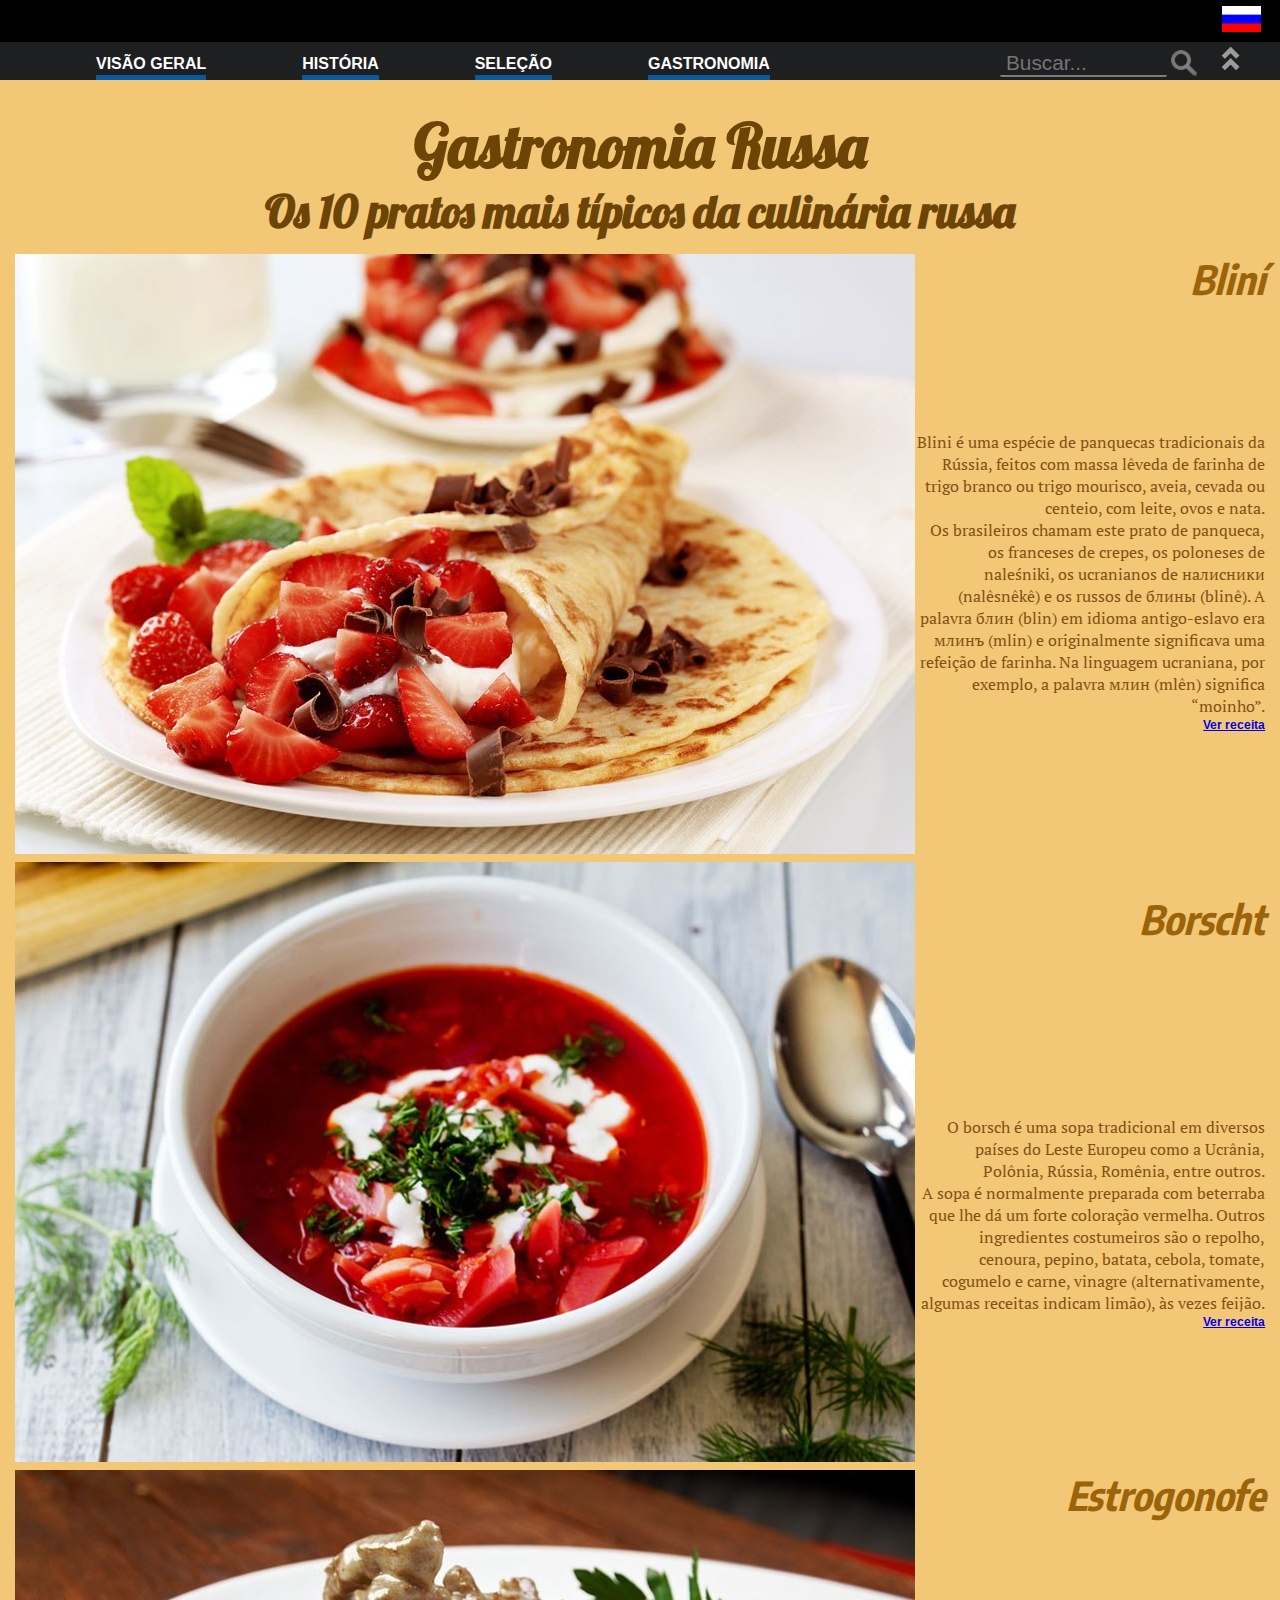
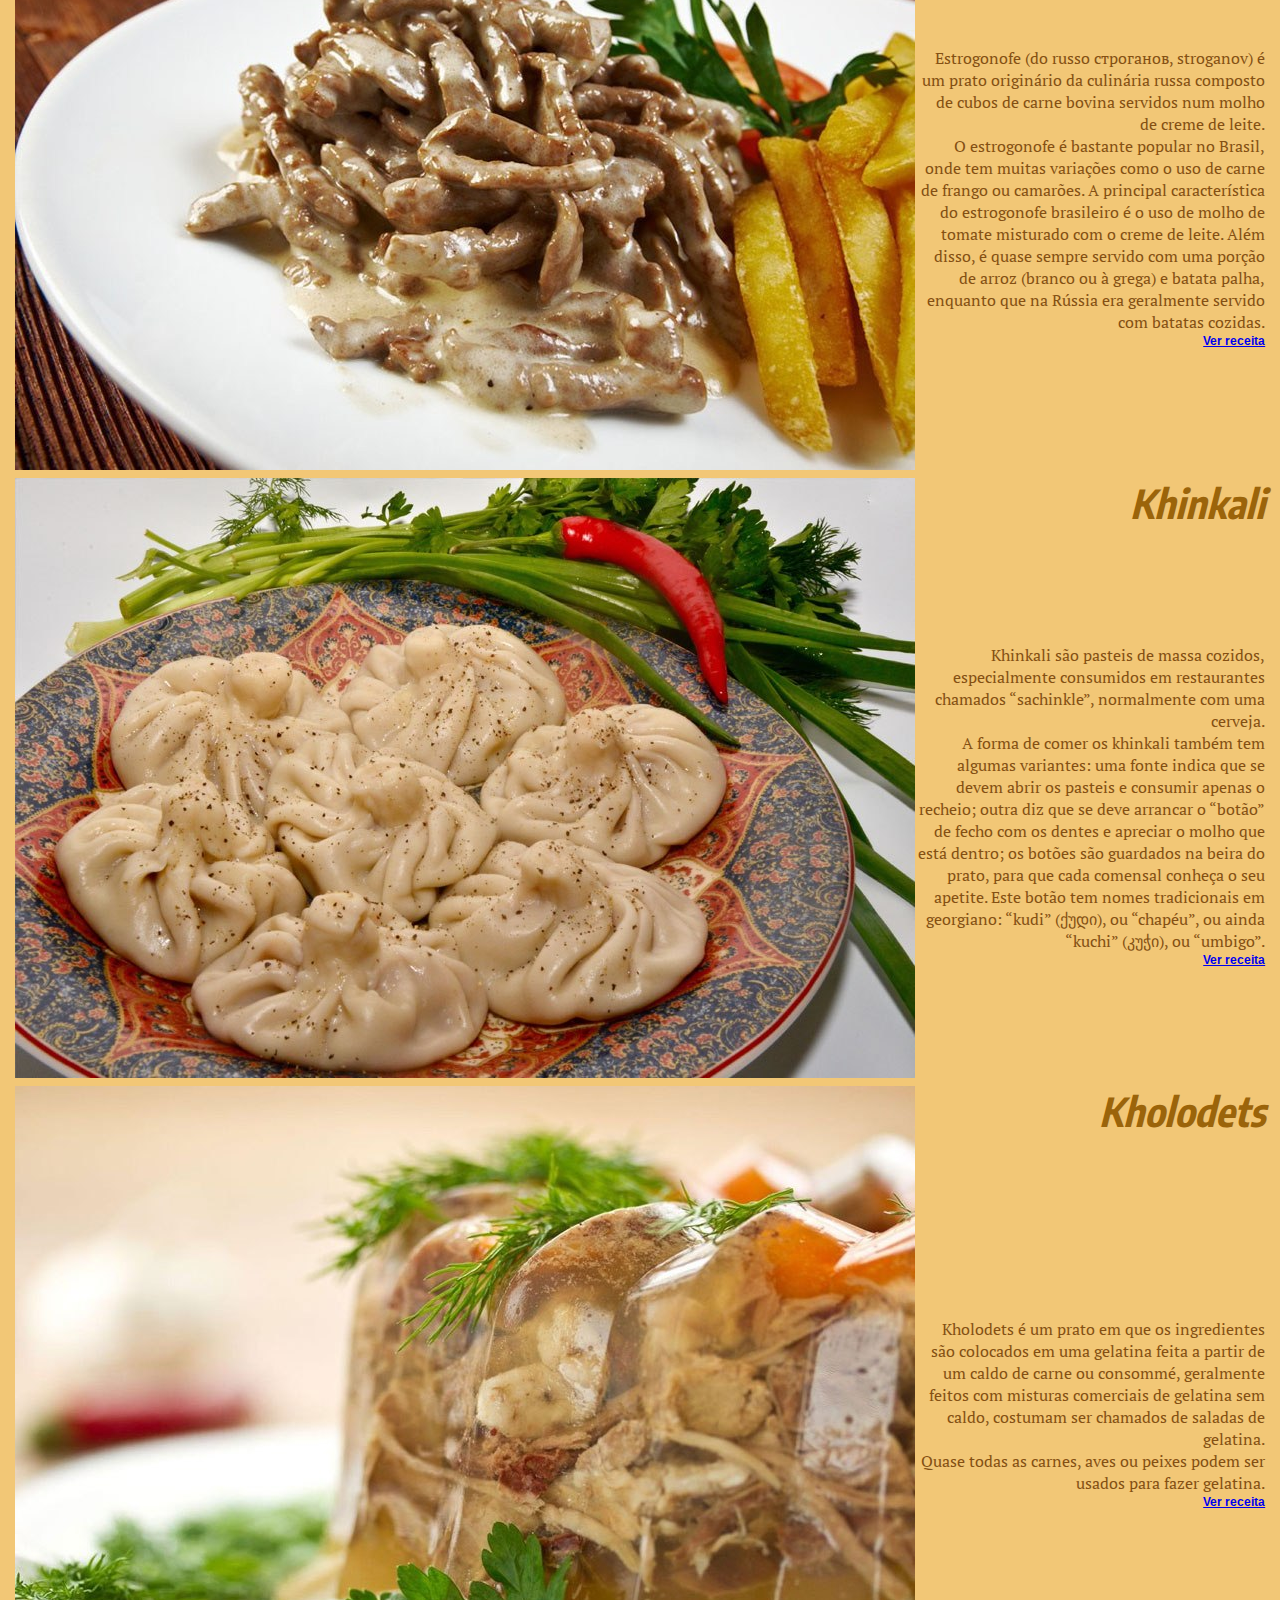
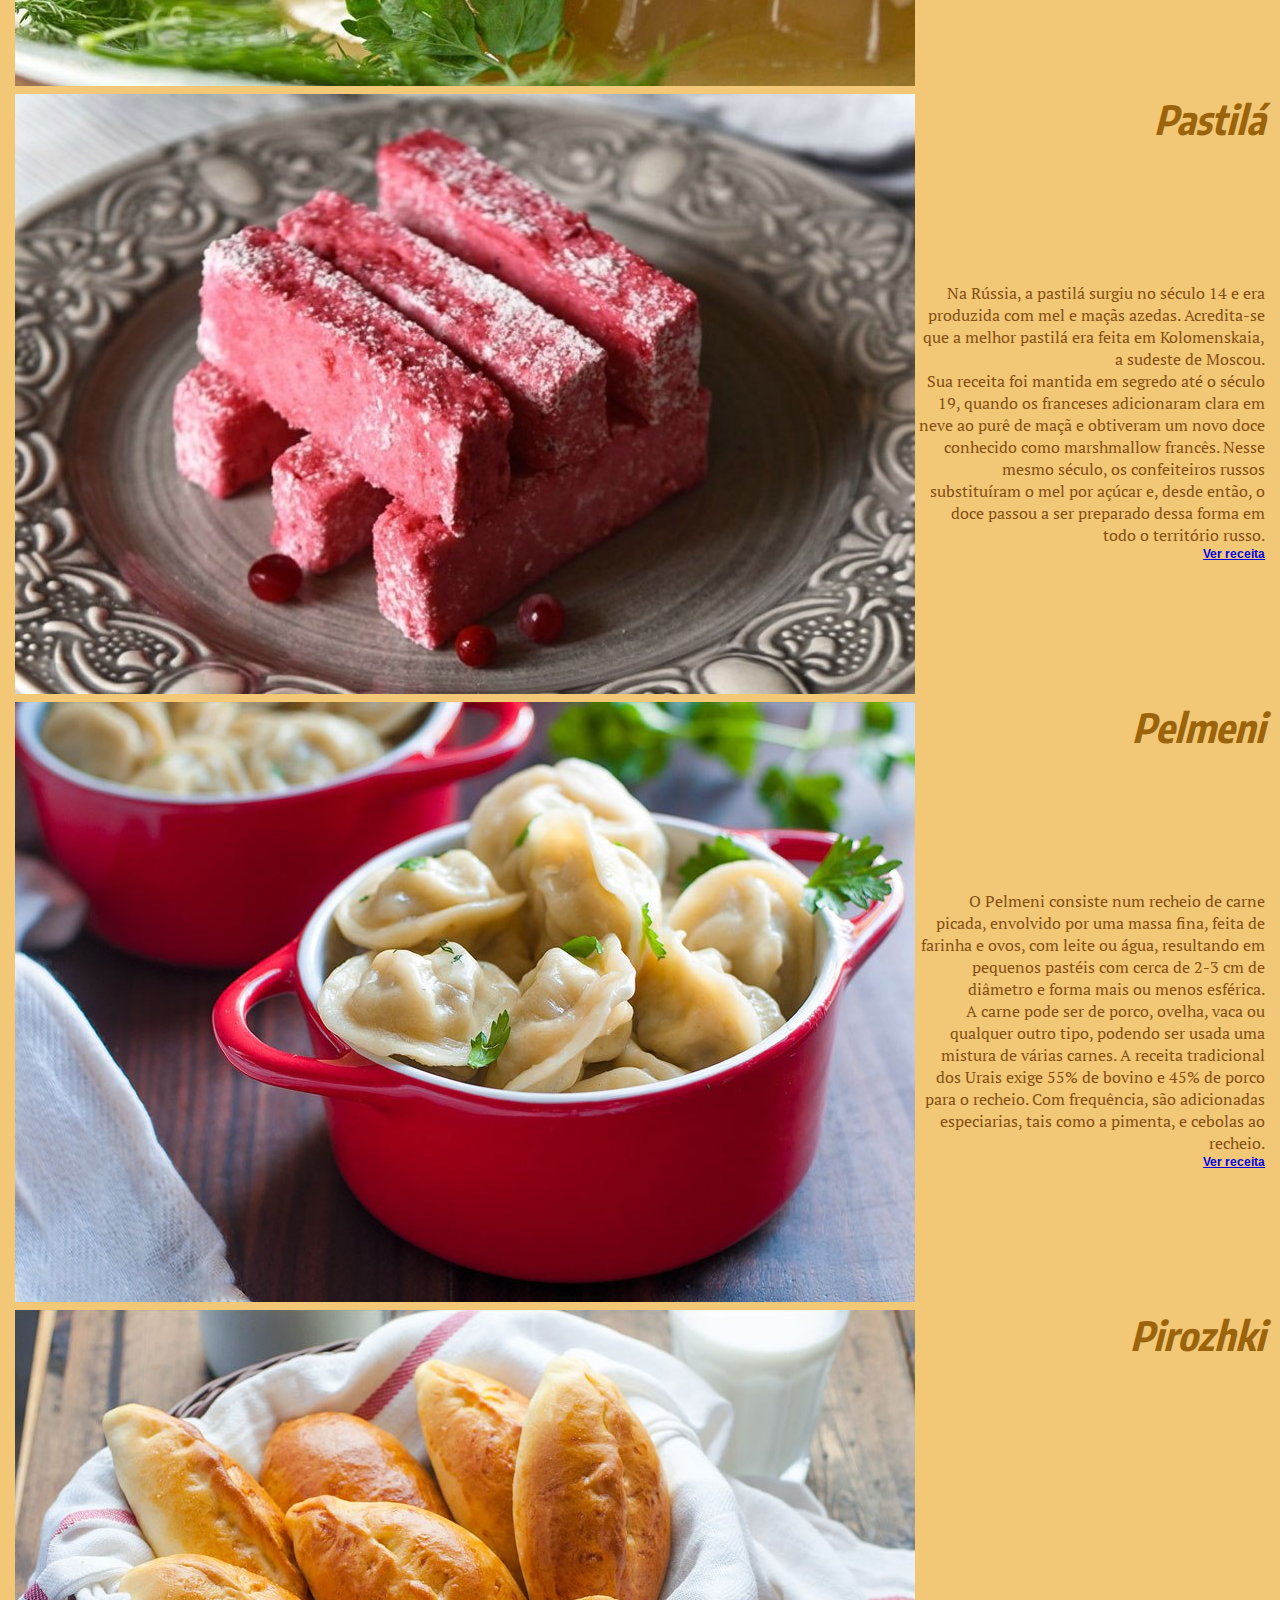
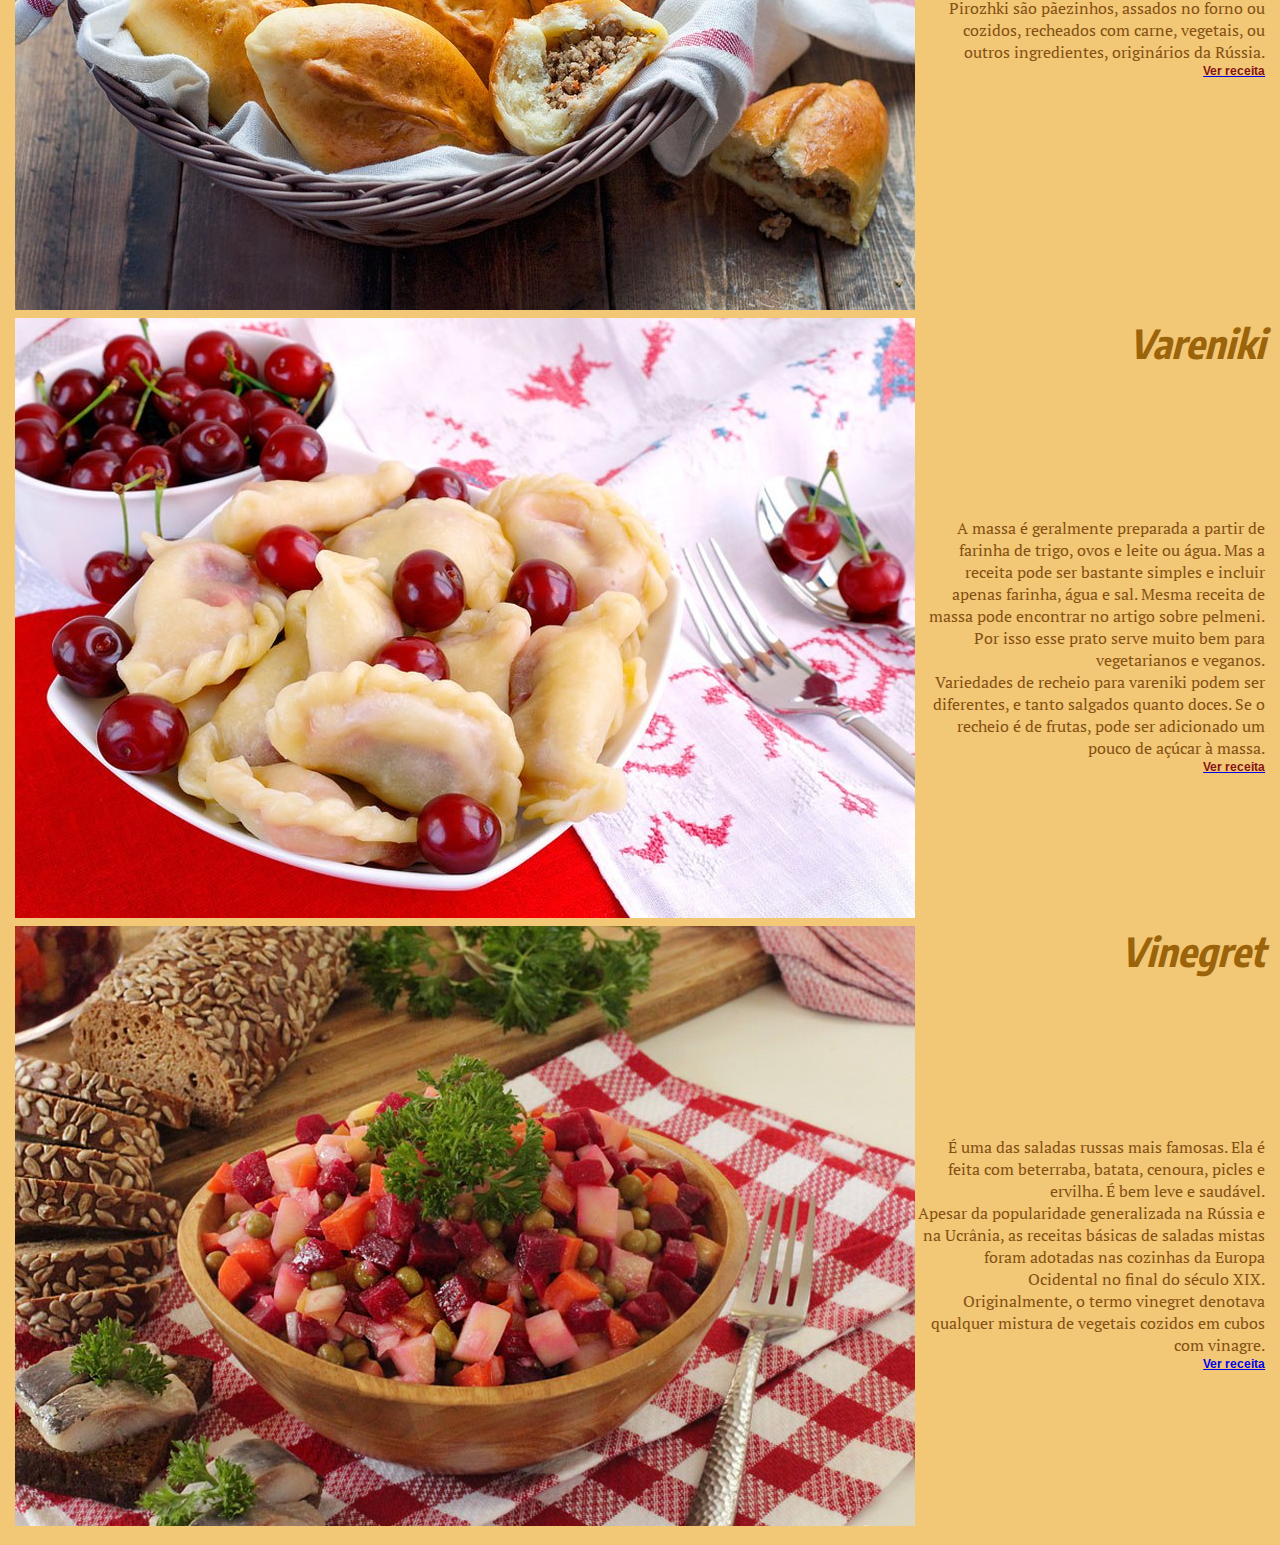
<file: gastronomia.html>
<!DOCTYPE HTML>
 <html lang="pt-br">
<head>
    <meta charset="utf-8"/>
    <title>Gastronomia Russa</title>
    <link rel="stylesheet" href="./css/gastronomia.css">
	<link rel="stylesheet" href="./css/index.css">
	<link href="https://fonts.googleapis.com/css?family=Arimo|Encode+Sans+Condensed|Lobster|PT+Serif" rel="stylesheet">
	<link rel="shortcut icon" href="./img/russian.ico" type="image/x-icon"/>
</head>
<body>
<nav>

			 <div id="barra_fixa">
				<div id="barra_topo">
					<img src="./img/russia.png">
				</div>
				<div id="menu_topo">
					<ul>
						<li><a href="index.html" class="links" id="ativo">VISÃO GERAL</a></li>
						<li><a href="historia.html" class="links" id="ativo">HISTÓRIA</a></li>
						<li><a href="selecao.html" class="links" id="ativo">SELEÇÃO</a></li>
						<li><a href="gastronomia.html" class="links" id="ativo">GASTRONOMIA</a></li>
							<div id="pesquisar">
								<input type="search" id="texto" placeholder=" Buscar..." list="historico">
								<button type="submit" id="botao"><img src="img/lupa.png" id="botao_imagem"> </button>
							
								<datalist id="historico">
									<option value="Copa"> </option>
									<option value="Praça vermelha"> </option>
									<option value="Seleção"> </option>
									<option value="jogadores"> </option>
									<option value="kremlin"> </option>
									<option value="peterholf"> </option>
									<option value="palacio"> </option>
								</datalist>
							</div>
						</li>
						<li><a href="#topo"><img src="./img/to-top_br.png" id="ir_topo" height=30></a> </li>
					</ul>
				</div>
			</div>
	    </nav>
	<a name="topo"></a>
	<br><br><br><br><br><br>
	 <h1>Gastronomia Russa</h1>
	
	 <h2>Os 10 pratos mais típicos da culinária russa</h2>
	 
	 <div class=corpo>
	 	<table>
	 	<tr><td rowspan="3"><a target="_blank" href="http://www.cursorusso.com.br/panqueca-russa-%D0%B1%D0%BB%D0%B8%D0%BD-blin/"><img src="img/bliní.jpg" class=imagens>
	 	<td height="10px"><p class=titulo>Bliní</p>
	 	<tr><td><p class=texto>Blini é uma espécie de panquecas tradicionais da Rússia, feitos com massa lêveda de farinha de trigo branco ou trigo mourisco, aveia, cevada ou centeio, com leite, ovos e nata.</p>
	 	<p class=texto>Os brasileiros chamam este prato de panqueca, os franceses de crepes, os poloneses de naleśniki, os ucranianos de налисники (nalêsnêkê) e os russos de блины (blinê). A palavra блин (blin) em idioma antigo-eslavo era млинъ (mlin) e originalmente significava uma refeição de farinha. Na linguagem ucraniana, por exemplo, a palavra млин (mlên) significa “moinho”.
	 	<a target="_blank" href="http://www.cursorusso.com.br/panqueca-russa-%D0%B1%D0%BB%D0%B8%D0%BD-blin/"><p class=link>Ver receita</p>
	 	</table>

	 	<table>
	 	<tr><td rowspan="3"><a target="_blank" href="https://www.gazetadopovo.com.br/bomgourmet/receitas-pratos/sopa-russa-borscht/"><img src="img/borscht.jpg" class=imagens>
	 	<td class=titulo><p class=titulo>Borscht</p>
	 	<tr><td><p class=texto>O borsch é uma sopa tradicional em diversos países do Leste Europeu como a Ucrânia, Polônia, Rússia, Romênia, entre outros.</p>
	 	<p class=texto>A sopa é normalmente preparada com beterraba que lhe dá um forte coloração vermelha. Outros ingredientes costumeiros são o repolho, cenoura, pepino, batata, cebola, tomate, cogumelo e carne, vinagre (alternativamente, algumas receitas indicam limão), às vezes feijão.
	 	<a target="_blank" href="https://www.gazetadopovo.com.br/bomgourmet/receitas-pratos/sopa-russa-borscht/"><p class=link>Ver receita</p>
	 	</table>

	 	<table>
	 	<tr><td rowspan="3"><a target="_blank" href="http://gshow.globo.com/receitas-gshow/receita/estrogonofe-russo-4eab3c22c8157c7bc60041e1.html"><img src="img/estrogonofe.jpg" class=imagens>
	 	<td height="20px"><p class=titulo>Estrogonofe</p>
	 	<tr><td><p class=texto>Estrogonofe (do russo строганов, stroganov) é um prato originário da culinária russa composto de cubos de carne bovina servidos num molho de creme de leite.</p>
	 	<p class=texto>O estrogonofe é bastante popular no Brasil, onde tem muitas variações como o uso de carne de frango ou camarões. A principal característica do estrogonofe brasileiro é o uso de molho de tomate misturado com o creme de leite. Além disso, é quase sempre servido com uma porção de arroz (branco ou à grega) e batata palha, enquanto que na Rússia era geralmente servido com batatas cozidas.
	 	<a target="_blank" href="http://gshow.globo.com/receitas-gshow/receita/estrogonofe-russo-4eab3c22c8157c7bc60041e1.html"><p class=link>Ver receita</p>
	 	</table>
	 	
	 	<table>
	 	<tr><td rowspan="3"><a target="_blank" href="https://www.venturists.net/khinkali-georgian-beef-pork-soup-dumplings/"><img src="img/khinkali.jpg" class=imagens>
	 	<td height="20px"><p class=titulo>Khinkali</p>
	 	<tr><td><p class=texto>Khinkali são pasteis de massa cozidos, especialmente consumidos em restaurantes chamados “sachinkle”, normalmente com uma cerveja.</p>
	 	<p class=texto>A forma de comer os khinkali também tem algumas variantes: uma fonte indica que se devem abrir os pasteis e consumir apenas o recheio; outra diz que se deve arrancar o “botão” de fecho com os dentes e apreciar o molho que está dentro; os botões são guardados na beira do prato, para que cada comensal conheça o seu apetite. Este botão tem nomes tradicionais em georgiano: “kudi” (ქუდი), ou “chapéu”, ou ainda “kuchi” (კუჭი), ou “umbigo”.
	 	<a target="_blank" href="https://www.venturists.net/khinkali-georgian-beef-pork-soup-dumplings/"><p class=link>Ver receita</p>
	 	</table>

	 	<table>
	 	<tr><td rowspan="3"><a target="_blank" href="https://natashaskitchen.com/ukrainian-aspic-recipe-kholodets/"><img src="img/kholodets.jpg" class=imagens>
	 	<td height="20px"><p class=titulo>Kholodets</p>
	 	<tr><td><p class=texto>Kholodets é um prato em que os ingredientes são colocados em uma gelatina feita a partir de um caldo de carne ou consommé, geralmente feitos com misturas comerciais de gelatina sem caldo, costumam ser chamados de saladas de gelatina.</p>
	 	<p class=texto>Quase todas as carnes, aves ou peixes podem ser usados ​​para fazer gelatina.
	 	<a target="_blank" href="https://natashaskitchen.com/ukrainian-aspic-recipe-kholodets/"><p class=link>Ver receita</p>
	 	</table>

	 	<table>
	 	<tr><td rowspan="3"><a target="_blank" href="https://br.rbth.com/arte/receitas/2017/08/19/zefir-o-deus-grego-que-virou-o-doce-preferido-dos-russos_823202"><img src="img/pastilá.jpg" class=imagens>
	 	<td height="20px"><p class=titulo>Pastilá</p>
	 	<tr><td><p class=texto>Na Rússia, a pastilá surgiu no século 14 e era produzida com mel e maçãs azedas. Acredita-se que a melhor pastilá era feita em Kolomenskaia, a sudeste de Moscou.</p>
	 	<p class=texto>Sua receita foi mantida em segredo até o século 19, quando os franceses adicionaram clara em neve ao purê de maçã e obtiveram um novo doce conhecido como marshmallow francês. Nesse mesmo século, os confeiteiros russos substituíram o mel por açúcar e, desde então, o doce passou a ser preparado dessa forma em todo o território russo.
	 	<a target="_blank" href="https://br.rbth.com/arte/receitas/2017/08/19/zefir-o-deus-grego-que-virou-o-doce-preferido-dos-russos_823202"><p class=link>Ver receita</p>
	 	</table>

	 	<table>
	 	<tr><td rowspan="3"><a target="_blank" href="https://www.receitas.eduguedes.com.br/pelmeni/"><img src="img/pelmeni.jpg" class=imagens>
	 	<td height="20px"><p class=titulo>Pelmeni</p>
	 	<tr><td><p class=texto>O Pelmeni consiste num recheio de carne picada, envolvido por uma massa fina, feita de farinha e ovos, com leite ou água, resultando em pequenos pastéis com cerca de 2-3 cm de diâmetro e forma mais ou menos esférica.</p>
	 	<p class=texto>A carne pode ser de porco, ovelha, vaca ou qualquer outro tipo, podendo ser usada uma mistura de várias carnes. A receita tradicional dos Urais exige 55% de bovino e 45% de porco para o recheio. Com frequência, são adicionadas especiarias, tais como a pimenta, e cebolas ao recheio.
	 	<a target="_blank" href="https://www.receitas.eduguedes.com.br/pelmeni/"><p class=link>Ver receita</p>
	 	</table>

	 	<table>
	 	<tr><td rowspan="3"><a target="_blank" href="http://receitasdeminuto.com/piroshki-pastel-de-forno-russo/"><img src="img/pirozhki.jpg" class=imagens>
	 	<td height="20px"><p class=titulo>Pirozhki</p>
	 	<tr><td><p class=texto>Pirozhki são pãezinhos, assados no forno ou cozidos, recheados com carne, vegetais, ou outros ingredientes, originários da Rússia.</p>
	 	<a target="_blank" href="http://receitasdeminuto.com/piroshki-pastel-de-forno-russo/"><p class=link>Ver receita</p>
	 	</table>

	 	<table>
	 	<tr><td rowspan="3"><a target="_blank" href="https://garotinharuiva.wordpress.com/2012/01/14/vareniki-outra-receita-russia-ucrania/"><img src="img/vareniki.jpg" class=imagens>
	 	<td height="20px"><p class=titulo>Vareniki</p>
	 	<tr><td><p class=texto>A massa é geralmente preparada a partir de farinha de trigo, ovos e leite ou água. Mas a receita pode ser bastante simples e incluir apenas farinha, água e sal. Mesma receita de massa pode encontrar no artigo sobre pelmeni. Por isso esse prato serve muito bem para vegetarianos e veganos.
		<p class=texto>Variedades de recheio para vareniki podem ser diferentes, e tanto salgados quanto doces. Se o recheio é de frutas, pode ser adicionado um pouco de açúcar à massa.</p>
	 	<a target="_blank" href="https://garotinharuiva.wordpress.com/2012/01/14/vareniki-outra-receita-russia-ucrania/"><p class=link>Ver receita</p>
	 	</table>

	 	<table>
	 	<tr><td rowspan="3"><a target="_blank" href="http://wholemadeliving.com/vinegret-russian-beet-potato-salad/"><img src="img/vinegret.jpg" class=imagens>
	 	<td height="20px"><p class=titulo>Vinegret</p>
	 	<tr><td><p class=texto>É uma das saladas russas mais famosas. Ela é feita com beterraba, batata, cenoura, picles e ervilha. É bem leve e saudável.</p>
	 	<p class=texto>Apesar da popularidade generalizada na Rússia e na Ucrânia, as receitas básicas de saladas mistas foram adotadas nas cozinhas da Europa Ocidental no final do século XIX. Originalmente, o termo vinegret denotava qualquer mistura de vegetais cozidos em cubos com vinagre.
	 	<a target="_blank" href="http://wholemadeliving.com/vinegret-russian-beet-potato-salad/"><p class=link>Ver receita</p>
	 	</table>
	 </div>
</body>
</html>
</file>
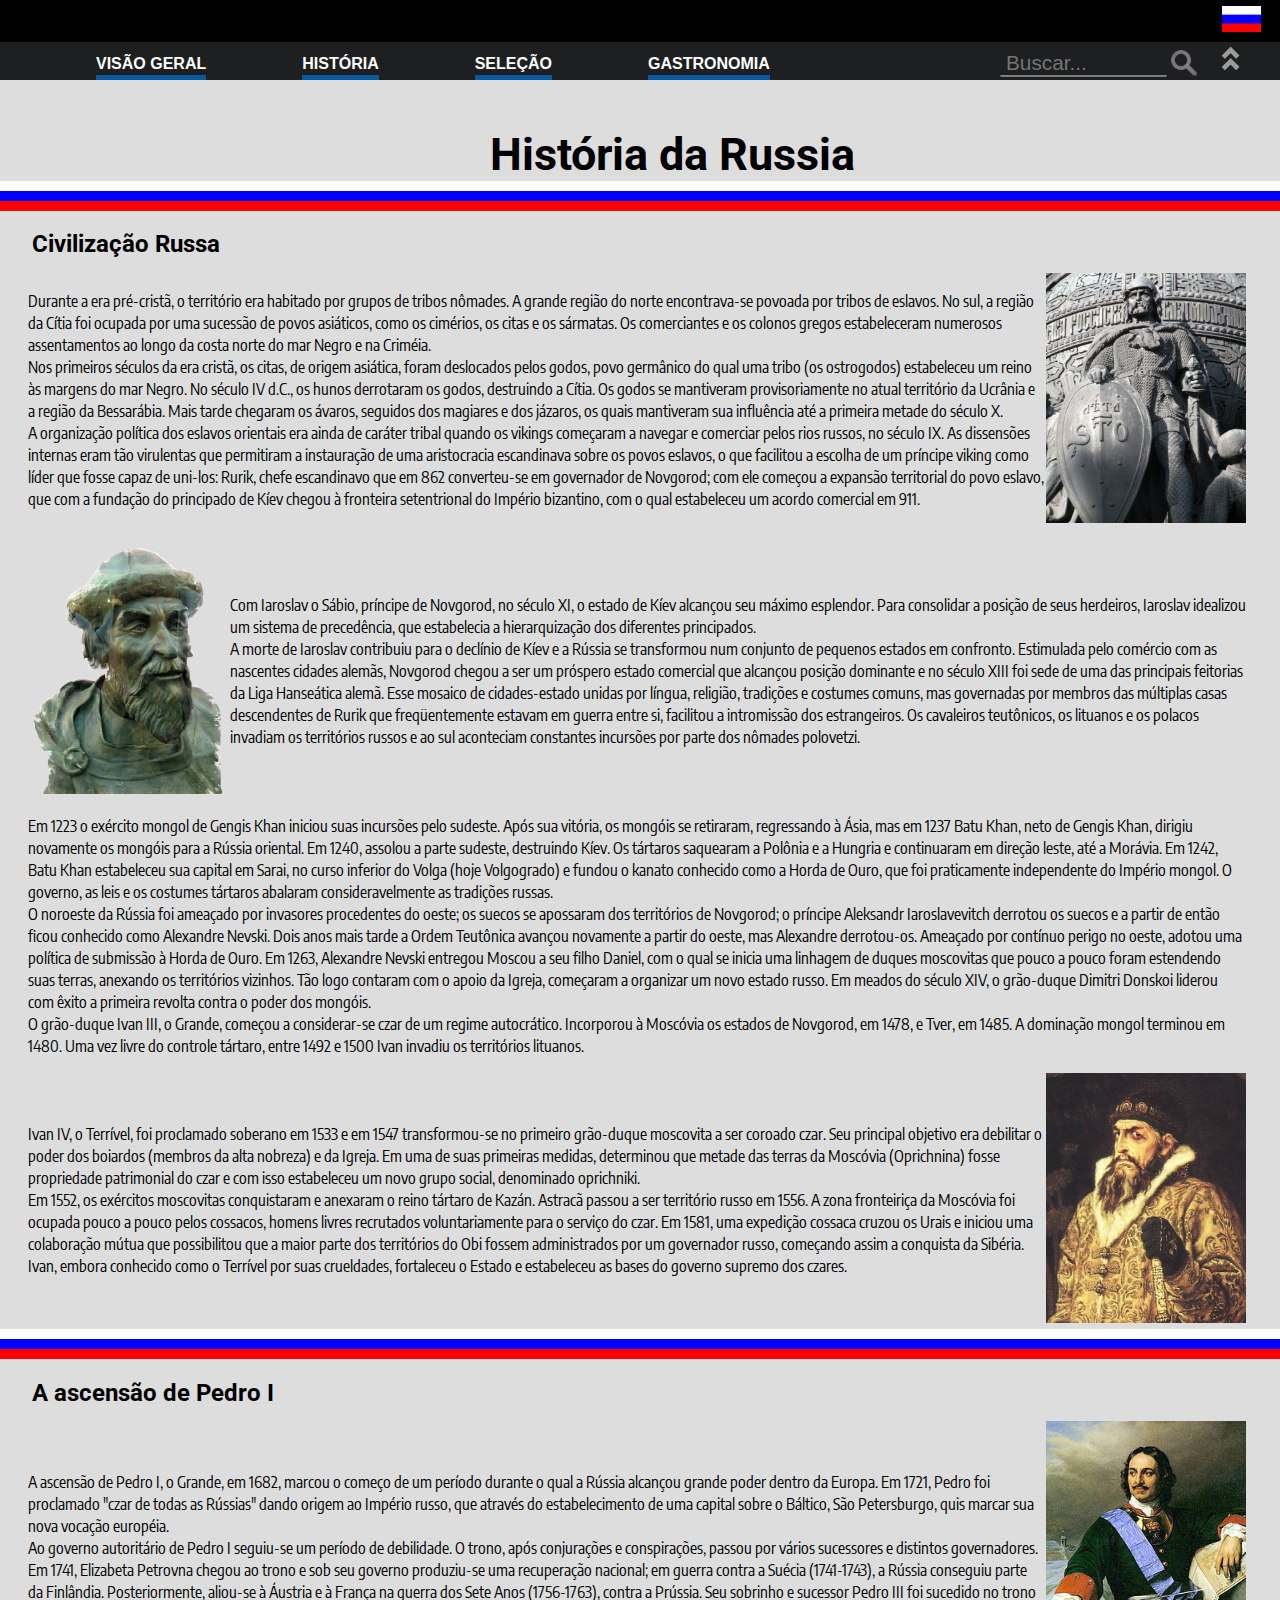
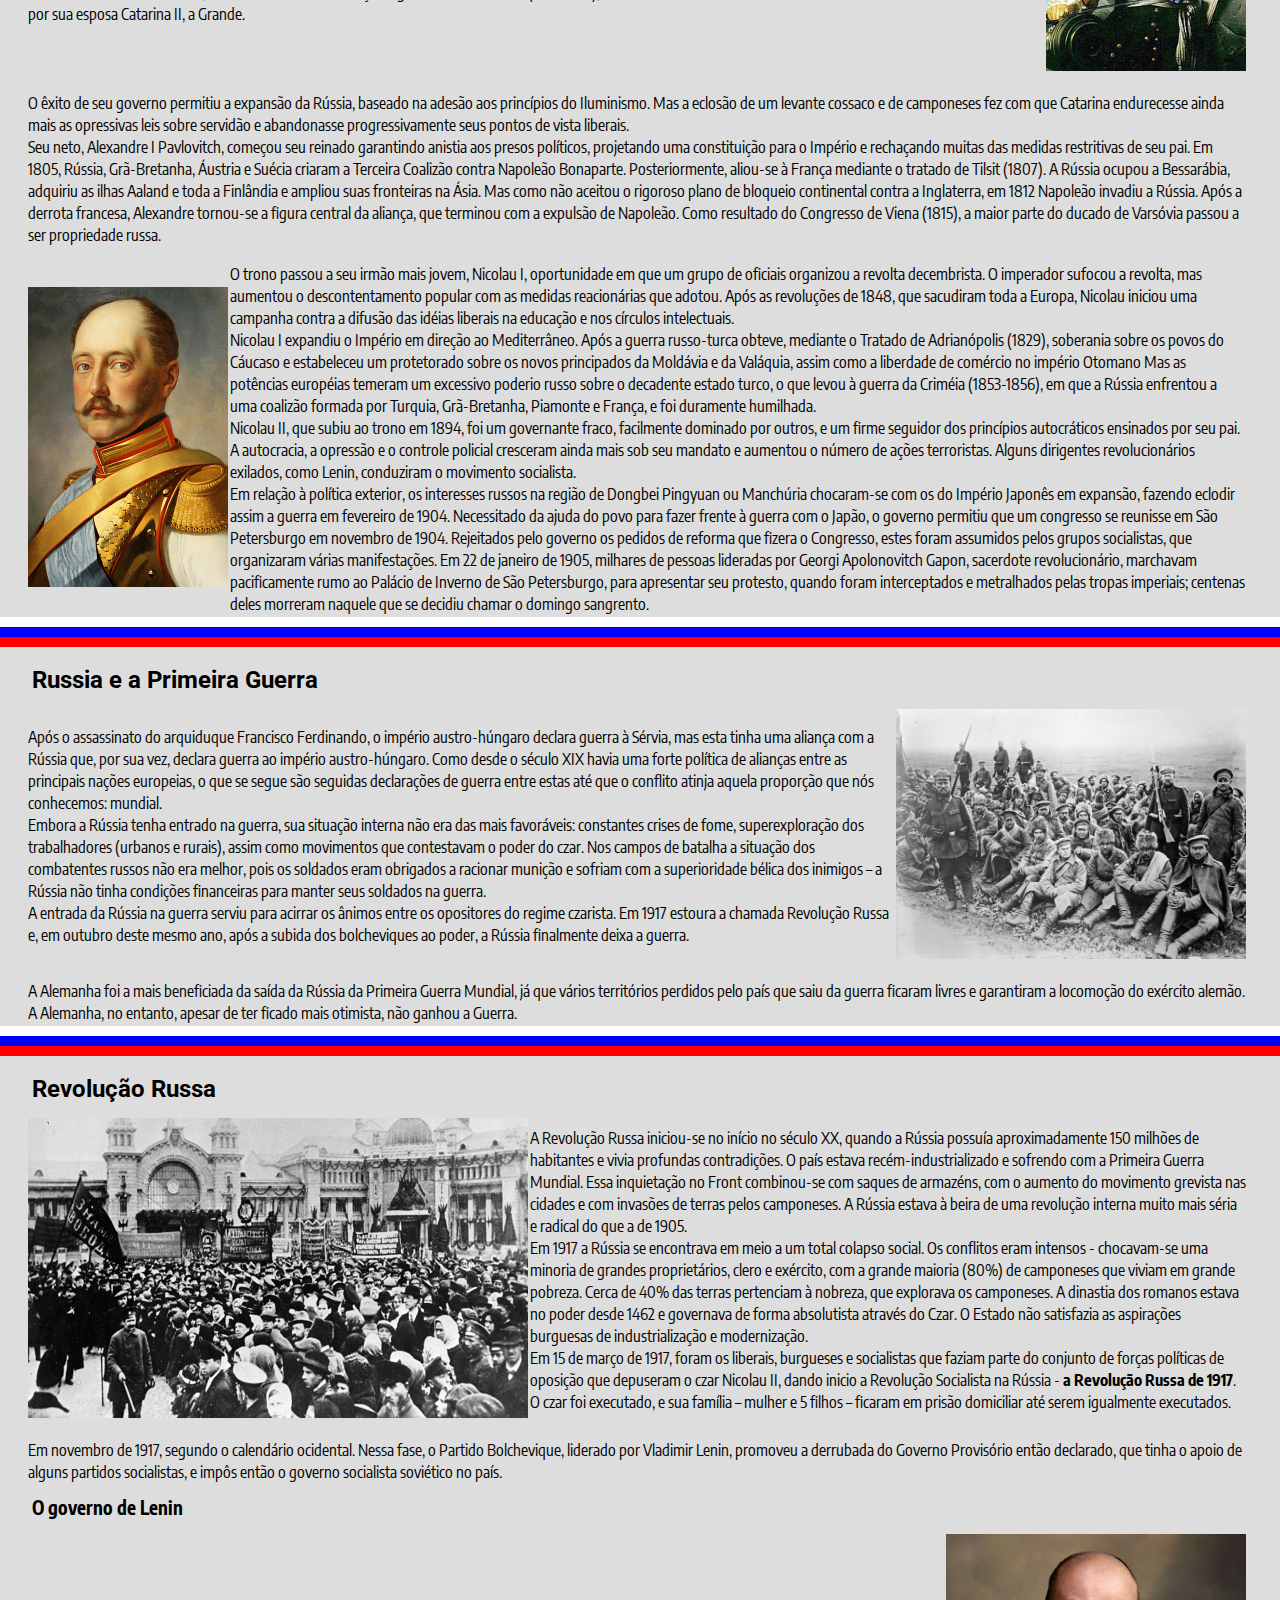
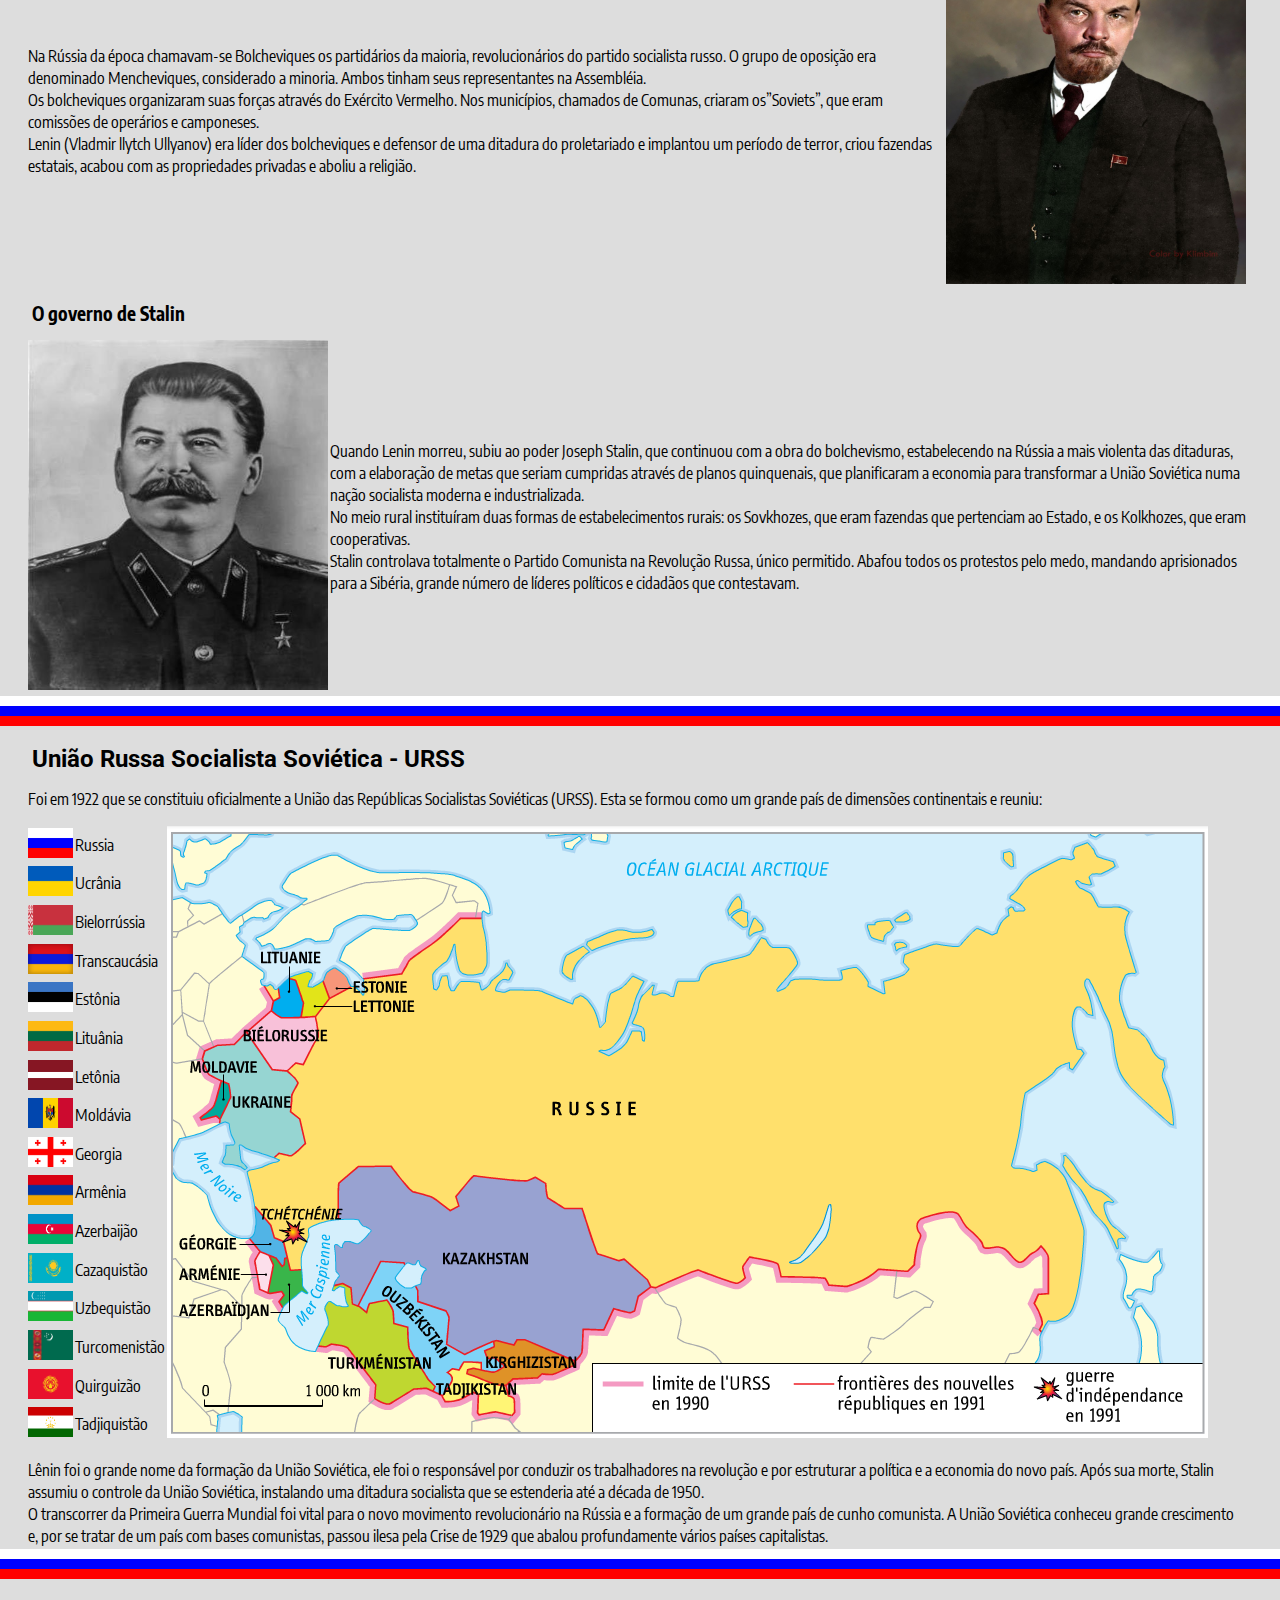
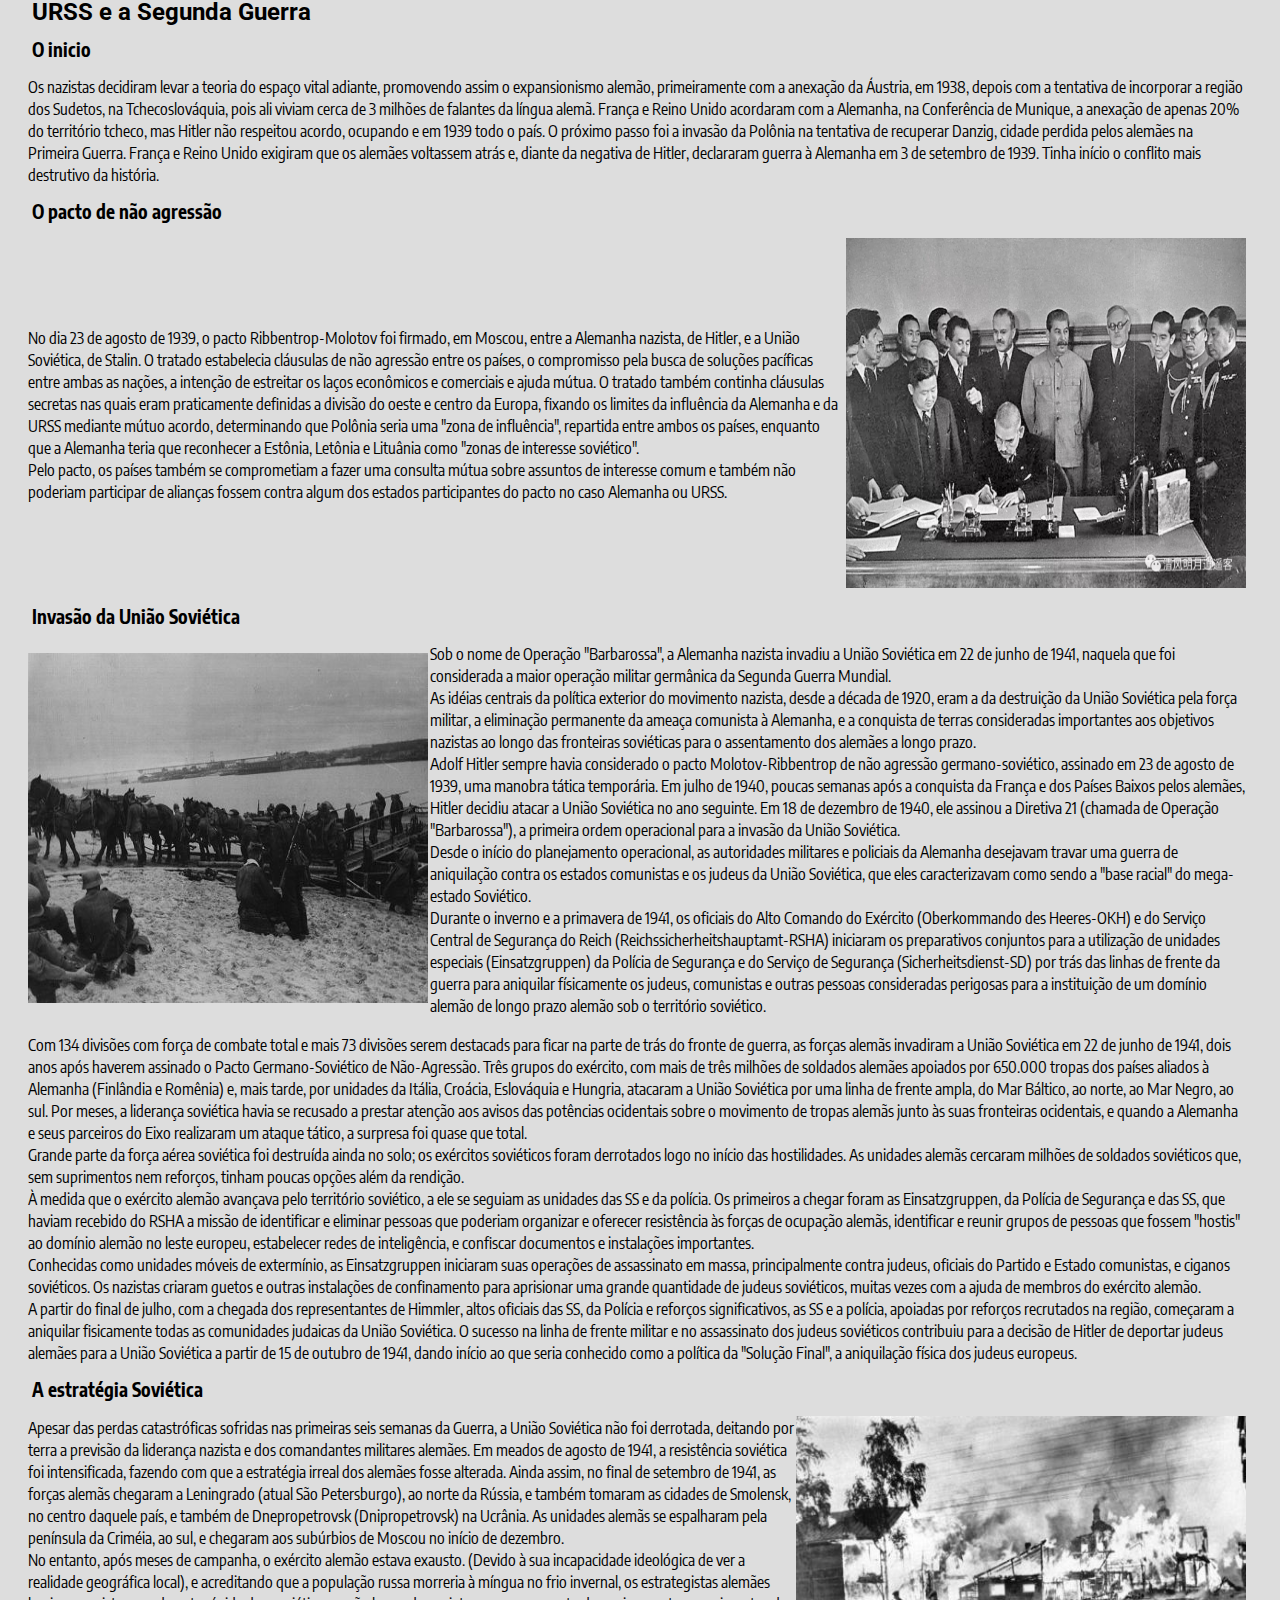
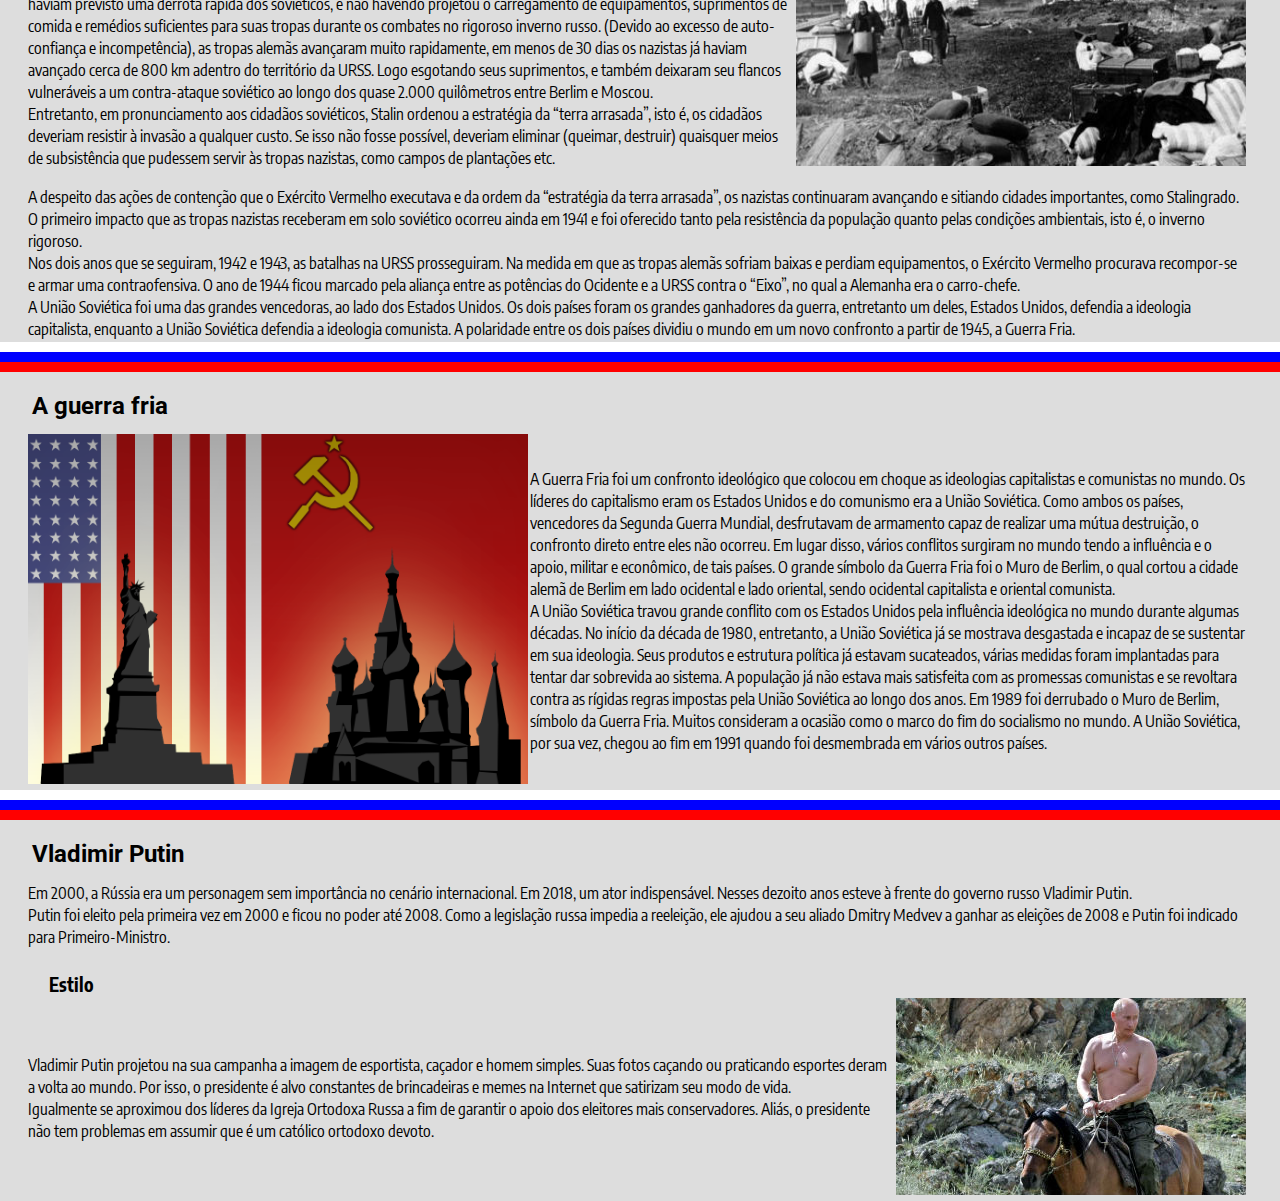
<file: historia.html>
<!DOCTYPE HTML>
 <html lang="pt-br" xmlns="http://www.w3.org/1999/xhtml">
<head>
    <meta charset="utf-8"/>
    <title>Russia</title>
	<link rel="stylesheet" href="./css/historia.css">
	<link href="https://fonts.googleapis.com/css?family=Encode+Sans+Condensed|Roboto" rel="stylesheet">
	<link rel="shortcut icon" href="./img/russian.ico" type="image/x-icon"/>
</head>
<body id="color">
	 <header>
	    <nav>
			 <div id="barra_fixa">
				<div id="barra_topo">
					<img src="./img/russia.png">
				</div>
				<div id="menu_topo">
					<ul>
						<li><a href="index.html" class="links" id="ativo">VISÃO GERAL</a></li>
						<li><a href="historia.html" class="links" id="ativo">HISTÓRIA</a></li>
						<li><a href="selecao.html" class="links" id="ativo">SELEÇÃO</a></li>
						<li><a href="gastronomia.html" class="links" id="ativo">GASTRONOMIA</a></li>
							<div id="pesquisar">
								<input type="search" id="texto" placeholder=" Buscar..." list="historico">
								<button type="submit" id="botao"><img src="img/lupa.png" id="botao_imagem"> </button>
							
								<datalist id="historico">
									<option value="Copa"> </option>
									<option value="Praça vermelha"> </option>
									<option value="Seleção"> </option>
									<option value="jogadores"> </option>
									<option value="kremlin"> </option>
									<option value="peterholf"> </option>
									<option value="palacio"> </option>
								</datalist>
							</div>
						</li>
						<li><a href="#topo"><img src="./img/to-top_br.png" id="ir_topo" height=30></a> </li>
					</ul>
				</div>
			</div>
		</nav>
		<a name="topo"></a>
		<nav>	
			<div id="intro">
				<div id="escrita">
					<h1>História da Russia</h1>
					<hr size=10px color=white>
					<hr size=10px color=blue>
					<hr size=10px color=red> 
					<h2>Civilização Russa</h2>
					<table>
						<tr><td><p>Durante a era pré-cristã, o território era habitado por grupos de tribos nômades. 
						A grande região do norte encontrava-se povoada por tribos de eslavos. 
						No sul, a região da Cítia foi ocupada por uma sucessão de povos asiáticos, como os cimérios, os citas e os sármatas. 
						Os comerciantes e os colonos gregos estabeleceram numerosos assentamentos ao longo da costa norte do mar Negro e na Criméia.
						<br>Nos primeiros séculos da era cristã, os citas, de origem asiática, foram deslocados pelos godos,
						povo germânico do qual uma tribo (os ostrogodos) estabeleceu um reino às margens do mar Negro. 
						No século IV d.C., os hunos derrotaram os godos, destruindo a Cítia.
						Os godos se mantiveram provisoriamente no atual território da Ucrânia e a região da Bessarábia. 
						Mais tarde chegaram os ávaros, seguidos dos magiares e dos jázaros, os quais mantiveram sua influência até a primeira metade do século X.
						<br>A organização política dos eslavos orientais era ainda de caráter tribal quando os vikings começaram a navegar e comerciar pelos rios russos, no século IX. 
						As dissensões internas eram tão virulentas que permitiram a instauração de uma aristocracia escandinava sobre os povos eslavos, 
						o que facilitou a escolha de um príncipe viking como líder que fosse capaz de uni-los: 
						Rurik, chefe escandinavo que em 862 converteu-se em governador de Novgorod; com ele começou a expansão territorial do povo eslavo,
						que com a fundação do principado de Kíev chegou à fronteira setentrional do Império bizantino, 
						com o qual estabeleceu um acordo comercial em 911.</p></td>
						<td><img src="./img/Rurik.jpg" width=200px height=250px alt="Rurik, chefe escandinavo"></td></tr>
					</table>
					<table>
						<tr><td><img src="./img/sabio.png" width=200px height=250px></td>
						<td><p>Com Iaroslav o Sábio, príncipe de Novgorod, no século XI, o estado de Kíev alcançou seu máximo esplendor. 
						Para consolidar a posição de seus herdeiros, Iaroslav idealizou um sistema de precedência, que estabelecia a hierarquização dos diferentes principados.
						<br>A morte de Iaroslav contribuiu para o declínio de Kíev e a Rússia se transformou num conjunto de pequenos estados em confronto. 
						Estimulada pelo comércio com as nascentes cidades alemãs, Novgorod chegou a ser um próspero estado comercial que alcançou posição dominante e no século XIII foi sede de uma das principais feitorias da Liga Hanseática alemã. 
						Esse mosaico de cidades-estado unidas por língua, religião, tradições e costumes comuns, mas governadas por membros das múltiplas casas descendentes de Rurik que freqüentemente estavam em guerra entre si, facilitou a intromissão dos estrangeiros. 
						Os cavaleiros teutônicos, os lituanos e os polacos invadiam os territórios russos e ao sul aconteciam constantes incursões por parte dos nômades polovetzi.</p></td></tr>
					</table>
					<table>
						<tr><td><p>Em 1223 o exército mongol de Gengis Khan iniciou suas incursões pelo sudeste. Após sua vitória, os mongóis se retiraram, regressando à Ásia, mas em 1237 Batu Khan, neto de Gengis Khan, dirigiu novamente os mongóis para a Rússia oriental.
						Em 1240, assolou a parte sudeste, destruindo Kíev. Os tártaros saquearam a Polônia e a Hungria e continuaram em direção leste, até a Morávia. 
						Em 1242, Batu Khan estabeleceu sua capital em Sarai, no curso inferior do Volga (hoje Volgogrado) e fundou o kanato conhecido como a Horda de Ouro, que foi praticamente independente do Império mongol. 
						O governo, as leis e os costumes tártaros abalaram consideravelmente as tradições russas.
						<br>O noroeste da Rússia foi ameaçado por invasores procedentes do oeste; os suecos se apossaram dos territórios de Novgorod; 
						o príncipe Aleksandr Iaroslavevitch derrotou os suecos e a partir de então ficou conhecido como Alexandre Nevski. 
						Dois anos mais tarde a Ordem Teutônica avançou novamente a partir do oeste, mas Alexandre derrotou-os. 
						Ameaçado por contínuo perigo no oeste, adotou uma política de submissão à Horda de Ouro. Em 1263, Alexandre Nevski entregou Moscou a seu filho Daniel, com o qual se inicia uma linhagem de duques moscovitas que pouco a pouco foram estendendo suas terras, anexando os territórios vizinhos. 
						Tão logo contaram com o apoio da Igreja, começaram a organizar um novo estado russo. Em meados do século XIV, o grão-duque Dimitri Donskoi liderou com êxito a primeira revolta contra o poder dos mongóis.
						<br>O grão-duque Ivan III, o Grande, começou a considerar-se czar de um regime autocrático. 
						Incorporou à Moscóvia os estados de Novgorod, em 1478, e Tver, em 1485. A dominação mongol terminou em 1480. 
						Uma vez livre do controle tártaro, entre 1492 e 1500 Ivan invadiu os territórios lituanos.</p></td></tr>
					</table>
					<table>
						<tr><td><p>Ivan IV, o Terrível, foi proclamado soberano em 1533 e em 1547 transformou-se no primeiro grão-duque moscovita a ser coroado czar. 
						Seu principal objetivo era debilitar o poder dos boiardos (membros da alta nobreza) e da Igreja. 
						Em uma de suas primeiras medidas, determinou que metade das terras da Moscóvia (Oprichnina) fosse propriedade patrimonial do czar e com isso estabeleceu um novo grupo social, denominado oprichniki.
						<br>Em 1552, os exércitos moscovitas conquistaram e anexaram o reino tártaro de Kazán. Astracã passou a ser território russo em 1556.
						A zona fronteiriça da Moscóvia foi ocupada pouco a pouco pelos cossacos, homens livres recrutados voluntariamente para o serviço do czar.
						Em 1581, uma expedição cossaca cruzou os Urais e iniciou uma colaboração mútua que possibilitou que a maior parte dos territórios do Obi fossem administrados por um governador russo, começando assim a conquista da Sibéria.
						Ivan, embora conhecido como o Terrível por suas crueldades, fortaleceu o Estado e estabeleceu as bases do governo supremo dos czares.</p>
						<td><img src="./img/Ivan.jpg" width=200px height=250px></td></tr>
					</table>	
					<hr size=10px color=white>
					<hr size=10px color=blue>
					<hr size=10px color=red>
					<h2>A ascensão de Pedro I</h2>
					<table>
						<tr><td><p>A ascensão de Pedro I, o Grande, em 1682, marcou o começo de um período durante o qual a Rússia alcançou grande poder dentro da Europa. 
						Em 1721, Pedro foi proclamado "czar de todas as Rússias" dando origem ao Império russo, que através do estabelecimento de uma capital sobre o Báltico, São Petersburgo, quis marcar sua nova vocação européia.
						<br>Ao governo autoritário de Pedro I seguiu-se um período de debilidade. O trono, após conjurações e conspirações, passou por vários sucessores e distintos governadores. 
						Em 1741, Elizabeta Petrovna chegou ao trono e sob seu governo produziu-se uma recuperação nacional; em guerra contra a Suécia (1741-1743), a Rússia conseguiu parte da Finlândia. 
						Posteriormente, aliou-se à Áustria e à França na guerra dos Sete Anos (1756-1763), contra a Prússia. Seu sobrinho e sucessor Pedro III foi sucedido no trono por sua esposa Catarina II, a Grande.
						<td><img src="./img/pedrinho.jpg" width=200px height=250px></td></tr>
					</table>
					<table>	
						<tr><td><p>O êxito de seu governo permitiu a expansão da Rússia, baseado na adesão aos princípios do Iluminismo. Mas a eclosão de um levante cossaco e de camponeses fez com que Catarina endurecesse ainda mais as opressivas leis sobre servidão e abandonasse progressivamente seus pontos de vista liberais.
						<br>Seu neto, Alexandre I Pavlovitch, começou seu reinado garantindo anistia aos presos políticos, projetando uma constituição para o Império e rechaçando muitas das medidas restritivas de seu pai. Em 1805, Rússia, Grã-Bretanha, Áustria e Suécia criaram a Terceira Coalizão contra Napoleão Bonaparte.
						Posteriormente, aliou-se à França mediante o tratado de Tilsit (1807). A Rússia ocupou a Bessarábia, adquiriu as ilhas Aaland e toda a Finlândia e ampliou suas fronteiras na Ásia. 
						Mas como não aceitou o rigoroso plano de bloqueio continental contra a Inglaterra, em 1812 Napoleão invadiu a Rússia. Após a derrota francesa, Alexandre tornou-se a figura central da aliança, que terminou com a expulsão de Napoleão.
						Como resultado do Congresso de Viena (1815), a maior parte do ducado de Varsóvia passou a ser propriedade russa.</p></td></tr>
					</table>
					<table>
						<tr><td><img src="./img/nicolau.jpg" width=200px height=300px></td>
						<td><p>O trono passou a seu irmão mais jovem, Nicolau I, oportunidade em que um grupo de oficiais organizou a revolta decembrista.
						O imperador sufocou a revolta, mas aumentou o descontentamento popular com as medidas reacionárias que adotou.
						Após as revoluções de 1848, que sacudiram toda a Europa, Nicolau iniciou uma campanha contra a difusão das idéias liberais na educação e nos círculos intelectuais.
						<br>Nicolau I expandiu o Império em direção ao Mediterrâneo. Após a guerra russo-turca obteve, mediante o Tratado de Adrianópolis (1829), soberania sobre os povos do Cáucaso e estabeleceu um protetorado sobre os novos principados da Moldávia e da Valáquia, assim como a liberdade de comércio no império Otomano
						Mas as potências européias temeram um excessivo poderio russo sobre o decadente estado turco, o que levou à guerra da Criméia (1853-1856), em que a Rússia enfrentou a uma coalizão formada por Turquia, Grã-Bretanha, Piamonte e França, e foi duramente humilhada.
						<br>Nicolau II, que subiu ao trono em 1894, foi um governante fraco, facilmente dominado por outros, e um firme seguidor dos princípios autocráticos ensinados por seu pai.
						A autocracia, a opressão e o controle policial cresceram ainda mais sob seu mandato e aumentou o número de ações terroristas. Alguns dirigentes revolucionários exilados, como Lenin, conduziram o movimento socialista.
						<br>Em relação à política exterior, os interesses russos na região de Dongbei Pingyuan ou Manchúria chocaram-se com os do Império Japonês em expansão, fazendo eclodir assim a guerra em fevereiro de 1904. 
						Necessitado da ajuda do povo para fazer frente à guerra com o Japão, o governo permitiu que um congresso se reunisse em São Petersburgo em novembro de 1904.
						Rejeitados pelo governo os pedidos de reforma que fizera o Congresso, estes foram assumidos pelos grupos socialistas, que organizaram várias manifestações.
						Em 22 de janeiro de 1905, milhares de pessoas lideradas por Georgi Apolonovitch Gapon, sacerdote revolucionário, marchavam pacificamente rumo ao Palácio de Inverno de São Petersburgo, para apresentar seu protesto, quando foram interceptados e metralhados pelas tropas imperiais; centenas deles morreram naquele que se decidiu chamar o domingo sangrento.</p></td></tr>
					</table>	
					<hr size=10px color=white>
					<hr size=10px color=blue>
					<hr size=10px color=red>
					<h2>Russia e a Primeira Guerra</h2>
					<table>
						<tr><td><p>Após o assassinato do arquiduque Francisco Ferdinando, o império austro-húngaro declara guerra à Sérvia, mas esta tinha uma aliança com a Rússia que, por sua vez, declara guerra ao império austro-húngaro.
						Como desde o século XIX havia uma forte política de alianças entre as principais nações europeias, o que se segue são seguidas declarações de guerra entre estas até que o conflito atinja aquela proporção que nós conhecemos: mundial.
						<br>Embora a Rússia tenha entrado na guerra, sua situação interna não era das mais favoráveis: constantes crises de fome, superexploração dos trabalhadores (urbanos e rurais), assim como movimentos que contestavam o poder do czar. 
						Nos campos de batalha a situação dos combatentes russos não era melhor, pois os soldados eram obrigados a racionar munição e sofriam com a superioridade bélica dos inimigos – a Rússia não tinha condições financeiras para manter seus soldados na guerra.
						<br>A entrada da Rússia na guerra serviu para acirrar os ânimos entre os opositores do regime czarista. Em 1917 estoura a chamada Revolução Russa e, em outubro deste mesmo ano, após a subida dos bolcheviques ao poder, a Rússia finalmente deixa a guerra.</p></td>
						<td><img src="./img/russos.jpg" width=350px height=250px></td></tr>
					</table>
					<table>
						<tr><td><p>A Alemanha foi a mais beneficiada da saída da Rússia da Primeira Guerra Mundial, já que vários territórios perdidos pelo país que saiu da guerra ficaram livres e garantiram a locomoção do exército alemão. 
						A Alemanha, no entanto, apesar de ter ficado mais otimista, não ganhou a Guerra.</p></td></tr>
					</table>	
					<hr size=10px color=white>
					<hr size=10px color=blue>
					<hr size=10px color=red>
					<h2>Revolução Russa</h2>
					<table>
						<tr><td><img src="./img/revolucao.jpg" width=500px height=300px></td>
						<td><p>A Revolução Russa iniciou-se no início no século XX, quando a Rússia possuía aproximadamente 150 milhões de habitantes e vivia profundas contradições. 
						O país estava recém-industrializado e sofrendo com a Primeira Guerra Mundial.
						Essa inquietação no Front combinou-se com saques de armazéns, com o aumento do movimento grevista nas cidades e com invasões de terras pelos camponeses. 
						A Rússia estava à beira de uma revolução interna muito mais séria e radical do que a de 1905.	
						<br>Em 1917 a Rússia se encontrava em meio a um total colapso social. Os conflitos eram intensos - chocavam-se uma minoria de grandes proprietários, clero e exército, com a grande maioria (80%) de camponeses que viviam em grande pobreza.
						Cerca de 40% das terras pertenciam à nobreza, que explorava os camponeses. A dinastia dos romanos estava no poder desde 1462 e governava de forma absolutista através do Czar. 
						O Estado não satisfazia as aspirações burguesas de industrialização e modernização.
						<br>Em 15 de março de 1917, foram os liberais, burgueses e socialistas que faziam parte do conjunto de forças políticas de oposição que depuseram o czar Nicolau II, dando inicio a Revolução Socialista na Rússia - <b>a Revolução Russa de 1917</b>. 
						O czar foi executado, e sua família – mulher e 5 filhos – ficaram em prisão domiciliar até serem igualmente executados.					
					</table>
					<table>
						<tr><td><p>Em novembro de 1917, segundo o calendário ocidental. Nessa fase, o Partido Bolchevique, liderado por Vladimir Lenin, promoveu a derrubada do Governo Provisório então declarado, que tinha o apoio de alguns partidos socialistas, e impôs então o governo socialista soviético no país.</p></td></tr>
					</table>
					<h3>O governo de Lenin</h3>	
					<table>
						<tr><td><p>Na Rússia da época chamavam-se Bolcheviques os partidários da maioria, revolucionários do partido socialista russo. O grupo de oposição era denominado Mencheviques, considerado a minoria. 
						Ambos tinham seus representantes na Assembléia.
						<br>Os bolcheviques organizaram suas forças através do Exército Vermelho. 
						Nos municípios, chamados de Comunas, criaram os”Soviets”, que eram comissões de operários e camponeses.	
						<br>Lenin (Vladmir llytch Ullyanov) era líder dos bolcheviques e defensor de uma ditadura do proletariado e implantou um período de terror, criou fazendas estatais, acabou com as propriedades privadas e aboliu a religião.</p></td>
						<td><img src="./img/lenin.jpg" width=300px height=350px></td></tr>
					</table>
					<h3>O governo de Stalin</h3>	
					<table>
						<tr><td><img src="./img/Stalin.jpg" width=300px height=350px></td>	
						<td><p>Quando Lenin morreu, subiu ao poder Joseph Stalin, que continuou com a obra do bolchevismo, estabelecendo na Rússia a mais violenta das ditaduras, com a elaboração de metas que seriam cumpridas através de planos quinquenais, 
						que planificaram a economia para transformar a União Soviética numa nação socialista moderna e industrializada.
						<br>No meio rural instituíram duas formas de estabelecimentos rurais: os Sovkhozes, que eram fazendas que pertenciam ao Estado, e os Kolkhozes, que eram cooperativas.
						<br>Stalin controlava totalmente o Partido Comunista na Revolução Russa, único permitido. Abafou todos os protestos pelo medo, mandando aprisionados para a Sibéria, grande número de líderes políticos e cidadãos que contestavam.</p></td></tr>
					</table>
					<hr size=10px color=white>
					<hr size=10px color=blue>
					<hr size=10px color=red>
					<h2>União Russa Socialista Soviética - URSS</h2>
					<table>
						<tr><td><p>Foi em 1922 que se constituiu oficialmente a União das Repúblicas Socialistas Soviéticas (URSS). 
						Esta se formou como um grande país de dimensões continentais e reuniu:</p></td></tr>
					</table>
					<table>
						<tr><td><img src="./img/russia.png" width=45px height=30px></td><td><p>Russia</p></td><th rowspan="16"><img src="./img/mapaurss.png"></th></tr>	
						<tr><td><img src="./img/Ucrânia.png" width=45px height=30px></td><td><p>Ucrânia</p></td></tr>
						<tr><td><img src="./img/Bielorrússia.png" width=45px height=30px></td><td><p>Bielorrússia</p></td></tr>
						<tr><td><img src="./img/Transcaucásia.jpg" width=45px height=30px></td><td><p>Transcaucásia</p></td></tr>
						<tr><td><img src="./img/Estônia.png" width=45px height=30px></td><td><p>Estônia</p></td></tr>
						<tr><td><img src="./img/Lituânia.png" width=45px height=30px></td><td><p>Lituânia</p></td></tr>
						<tr><td><img src="./img/Letônia.png" width=45px height=30px></td><td><p>Letônia</p></td></tr>
						<tr><td><img src="./img/Moldávia.png" width=45px height=30px></td><td><p>Moldávia</p></td></tr>
						<tr><td><img src="./img/Georgia.png" width=45px height=30px></td><td><p>Georgia</p></td></tr>
						<tr><td><img src="./img/Armênia.png" width=45px height=30px></td><td><p>Armênia</p></td></tr>
						<tr><td><img src="./img/Azerbaijão.png" width=45px height=30px></td><td><p>Azerbaijão</p></td></tr>
						<tr><td><img src="./img/Cazaquistão.jpg" width=45px height=30px></td><td><p>Cazaquistão</p></td></tr>
						<tr><td><img src="./img/Uzbequistão.jpg" width=45px height=30px></td><td><p>Uzbequistão</p></td></tr>
						<tr><td><img src="./img/Turcomenistão.jpg" width=45px height=30px></td><td><p>Turcomenistão</p></td></tr>
						<tr><td><img src="./img/Quirguizão.png" width=45px height=30px></td><td><p>Quirguizão</p></td></tr>
						<tr><td><img src="./img/Tadjiquistão.jpg" width=45px height=30px></td><td><p>Tadjiquistão</p></td></tr>							
					</table>	
					<table>
						<tr><td><p>Lênin foi o grande nome da formação da União Soviética, ele foi o responsável por conduzir os trabalhadores na revolução e por estruturar a política e a economia do novo país. 
						Após sua morte, Stalin assumiu o controle da União Soviética, instalando uma ditadura socialista que se estenderia até a década de 1950.
						<br>O transcorrer da Primeira Guerra Mundial foi vital para o novo movimento revolucionário na Rússia e a formação de um grande país de cunho comunista.
						A União Soviética conheceu grande crescimento e, por se tratar de um país com bases comunistas, passou ilesa pela Crise de 1929 que abalou profundamente vários países capitalistas.</p></td></tr>
					</table>
					<hr size=10px color=white>
					<hr size=10px color=blue>
					<hr size=10px color=red>
					<h2>URSS e a Segunda Guerra</h2>
					<h3>O inicio</h3>	
					<table>
						<tr><td><p>Os nazistas decidiram levar a teoria do espaço vital adiante, promovendo assim o  expansionismo alemão, primeiramente com a anexação da Áustria, em 1938, depois com a tentativa de incorporar a região dos Sudetos, na Tchecoslováquia, pois ali viviam cerca de 3 milhões de falantes da língua alemã. 
						França e Reino Unido acordaram com a Alemanha, na Conferência de Munique, a anexação de apenas 20% do território tcheco, mas Hitler não respeitou acordo, ocupando e em 1939 todo o país. 
						O próximo passo foi a invasão da Polônia na tentativa de recuperar Danzig, cidade perdida pelos alemães na Primeira Guerra. França e Reino Unido exigiram que os alemães voltassem atrás e, diante da negativa de Hitler, declararam guerra à Alemanha em 3 de setembro de 1939. 
						Tinha início o conflito mais destrutivo da história.
						</p></td></tr>
					</table>
					<h3>O pacto de não agressão</h3>					
					<table>
						<tr><td><p>No dia 23 de agosto de 1939, o pacto Ribbentrop-Molotov foi firmado, em Moscou, entre a Alemanha nazista, de Hitler, e a União Soviética, de Stalin. 
						O tratado estabelecia cláusulas de não agressão entre os países, o compromisso pela busca de soluções pacíficas entre ambas as nações, a intenção de estreitar os laços econômicos e comerciais e ajuda mútua.
						O tratado também continha cláusulas secretas nas quais eram praticamente definidas a divisão do oeste e centro da Europa, fixando os limites da influência da Alemanha e da URSS mediante mútuo acordo,
						determinando que Polônia seria uma "zona de influência", repartida entre ambos os países, enquanto que a Alemanha teria que reconhecer a Estônia, Letônia e Lituânia como "zonas de interesse soviético".
						<br>Pelo pacto, os países também se comprometiam a fazer uma consulta mútua sobre assuntos de interesse comum e também não poderiam participar de alianças fossem contra algum dos estados participantes do pacto no caso Alemanha ou URSS.</p></td>
						<td><img src="./img/pacto.jpeg" width=400px height=350px></td></tr>	
					</table>
					<h3>Invasão da União Soviética</h3>
					<table>
						<tr><td><img src="./img/invasao.jpg" width=400px height=350px></td>
						<td><p>Sob o nome de Operação "Barbarossa", a Alemanha nazista invadiu a União Soviética em 22 de junho de 1941, 
						naquela que foi considerada a maior operação militar germânica da Segunda Guerra Mundial.
						<br>As idéias centrais da política exterior do movimento nazista, desde a década de 1920, eram a da destruição da União Soviética pela força militar, a eliminação permanente da ameaça comunista à Alemanha,
						e a conquista de terras consideradas importantes aos objetivos nazistas ao longo das fronteiras soviéticas para o assentamento dos alemães a longo prazo. 
						<br>Adolf Hitler sempre havia considerado o pacto Molotov-Ribbentrop de não agressão germano-soviético, assinado em 23 de agosto de 1939, uma manobra tática temporária.
						Em julho de 1940, poucas semanas após a conquista da França e dos Países Baixos pelos alemães, Hitler decidiu atacar a União Soviética no ano seguinte.
						Em 18 de dezembro de 1940, ele assinou a Diretiva 21 (chamada de Operação "Barbarossa"), a primeira ordem operacional para a invasão da União Soviética.
						<br>Desde o início do planejamento operacional, as autoridades militares e policiais da Alemanha desejavam travar uma guerra de aniquilação contra os estados comunistas e os judeus da União Soviética, que eles caracterizavam como sendo a "base racial" do mega-estado Soviético. 
						<br>Durante o inverno e a primavera de 1941, os oficiais do Alto Comando do Exército (Oberkommando des Heeres-OKH) e do Serviço Central de Segurança do Reich (Reichssicherheitshauptamt-RSHA)
						iniciaram os preparativos conjuntos para a utilização de unidades especiais (Einsatzgruppen) da Polícia de Segurança e do Serviço de Segurança (Sicherheitsdienst-SD) por trás das linhas de frente da guerra para aniquilar físicamente os judeus,
						comunistas e outras pessoas consideradas perigosas para a instituição de um domínio alemão de longo prazo alemão sob o território soviético.</p></td></tr>
					</table>
					<table>
						<tr><td><p>Com 134 divisões com força de combate total e mais 73 divisões serem destacads para ficar na parte de trás do fronte de guerra, as forças alemãs invadiram a União Soviética em 22 de junho de 1941, dois anos após haverem assinado o Pacto Germano-Soviético de Não-Agressão. 
						 Três grupos do exército, com mais de três milhões de soldados alemães apoiados por 650.000 tropas dos países aliados à Alemanha (Finlândia e Romênia) e, mais tarde, por unidades da Itália, Croácia, Eslováquia e Hungria, atacaram a União Soviética por uma linha de frente ampla, do Mar Báltico, ao norte, ao Mar Negro, ao sul. 
						  Por meses, a liderança soviética havia se recusado a prestar atenção aos avisos das potências ocidentais sobre o movimento de tropas alemãs junto às suas fronteiras ocidentais, e quando a Alemanha e seus parceiros do Eixo realizaram um ataque tático, a surpresa foi quase que total.
						<br>Grande parte da força aérea soviética foi destruída ainda no solo; os exércitos soviéticos foram derrotados logo no início das hostilidades.
						As unidades alemãs cercaram milhões de soldados soviéticos que, sem suprimentos nem reforços, tinham poucas opções além da rendição.
						<br>À medida que o exército alemão avançava pelo território soviético, a ele se seguiam as unidades das SS e da polícia.
						Os primeiros a chegar foram as Einsatzgruppen, da Polícia de Segurança e das SS, que haviam recebido do RSHA a missão de identificar e eliminar pessoas que poderiam organizar e oferecer resistência às forças de ocupação alemãs,
						identificar e reunir grupos de pessoas que fossem "hostis" ao domínio alemão no leste europeu, estabelecer redes de inteligência, e confiscar documentos e instalações importantes.
						<br>Conhecidas como unidades móveis de extermínio, as Einsatzgruppen iniciaram suas operações de assassinato em massa, principalmente contra judeus, oficiais do Partido e Estado comunistas, e ciganos soviéticos.
						Os nazistas criaram guetos e outras instalações de confinamento para aprisionar uma grande quantidade de judeus soviéticos, muitas vezes com a ajuda de membros do exército alemão.
						<br>A partir do final de julho, com a chegada dos representantes de Himmler, altos oficiais das SS, da Polícia e reforços significativos, as SS e a polícia, apoiadas por reforços recrutados na região, começaram a aniquilar fisicamente todas as comunidades judaicas da União Soviética. 
						O sucesso na linha de frente militar e no assassinato dos judeus soviéticos contribuiu para a decisão de Hitler de deportar judeus alemães para a União Soviética a partir de 15 de outubro de 1941, dando início ao que seria conhecido como a política da "Solução Final", a aniquilação física dos judeus europeus.</p></td></tr>
					</table>
					<h3>A estratégia Soviética</h3>
					<table>
						<tr><td><p>Apesar das perdas catastróficas sofridas nas primeiras seis semanas da Guerra, a União Soviética não foi derrotada, deitando por terra a previsão da liderança nazista e dos comandantes militares alemães. 
						Em meados de agosto de 1941, a resistência soviética foi intensificada, fazendo com que a estratégia irreal dos alemães fosse alterada. 
						Ainda assim, no final de setembro de 1941, as forças alemãs chegaram a Leningrado (atual São Petersburgo), ao norte da Rússia, e também tomaram as cidades de Smolensk, no centro daquele país, e também de Dnepropetrovsk (Dnipropetrovsk) na Ucrânia. 
						As unidades alemãs se espalharam pela península da Criméia, ao sul, e chegaram aos subúrbios de Moscou no início de dezembro.
						<br>No entanto, após meses de campanha, o exército alemão estava exausto. 
						(Devido à sua incapacidade ideológica de ver a realidade geográfica local), e acreditando que a população russa morreria à míngua no frio invernal, os estrategistas alemães haviam previsto uma derrota rápida dos soviéticos, e não havendo projetou o carregamento de equipamentos, suprimentos de comida e remédios suficientes para suas tropas durante os combates no rigoroso inverno russo. 
						(Devido ao excesso de auto-confiança e incompetência), as tropas alemãs avançaram muito rapidamente, em menos de 30 dias os nazistas já haviam avançado cerca de 800 km adentro do território da URSS.  
						Logo esgotando seus suprimentos, e também deixaram seu flancos vulneráveis a um contra-ataque soviético ao longo dos quase 2.000 quilômetros entre Berlim e Moscou.
						<br>Entretanto, em pronunciamento aos cidadãos soviéticos, Stalin ordenou a estratégia da “terra arrasada”, isto é, os cidadãos deveriam resistir à invasão a qualquer custo. 
						Se isso não fosse possível, deveriam eliminar (queimar, destruir) quaisquer meios de subsistência que pudessem servir às tropas nazistas, como campos de plantações etc.</p></td>
						<td><img src="./img/terraarrasada.jpg" width=450px height=350px></td></tr>
					</table>
					<table>
						<tr><td><p>A despeito das ações de contenção que o Exército Vermelho executava e da ordem da “estratégia da terra arrasada”, os nazistas continuaram avançando e sitiando cidades importantes, como Stalingrado. O primeiro impacto que as tropas nazistas receberam em solo soviético ocorreu ainda em 1941 e foi oferecido tanto pela resistência da população quanto pelas condições ambientais, isto é, o inverno rigoroso.
						<br>Nos dois anos que se seguiram, 1942 e 1943, as batalhas na URSS prosseguiram. Na medida em que as tropas alemãs sofriam baixas e perdiam equipamentos, o Exército Vermelho procurava recompor-se e armar uma contraofensiva. O ano de 1944 ficou marcado pela aliança entre as potências do Ocidente e a URSS contra o “Eixo”, no qual a Alemanha era o carro-chefe.
						<br>A União Soviética foi uma das grandes vencedoras, ao lado dos Estados Unidos. Os dois países foram os grandes ganhadores da guerra, entretanto um deles, Estados Unidos, defendia a ideologia capitalista, enquanto a União Soviética defendia a ideologia comunista. A polaridade entre os dois países dividiu o mundo em um novo confronto a partir de 1945, a Guerra Fria.</p></td></tr>
					</table>
					<hr size=10px color=white>
					<hr size=10px color=blue>
					<hr size=10px color=red>
					<h2>A guerra fria</h2>
					<table>
						<tr><td><img src="./img/guerrafria.png" width=500px height=350px></td>
						<td><p>A Guerra Fria foi um confronto ideológico que colocou em choque as ideologias capitalistas e comunistas no mundo. Os líderes do capitalismo eram os Estados Unidos e do comunismo era a União Soviética. 
						Como ambos os países, vencedores da Segunda Guerra Mundial, desfrutavam de armamento capaz de realizar uma mútua destruição, o confronto direto entre eles não ocorreu. Em lugar disso, vários conflitos surgiram no mundo tendo a influência e o apoio, militar e econômico, de tais países. 
						O grande símbolo da Guerra Fria foi o Muro de Berlim, o qual cortou a cidade alemã de Berlim em lado ocidental e lado oriental, sendo ocidental capitalista e oriental comunista.
						<br>A União Soviética travou grande conflito com os Estados Unidos pela influência ideológica no mundo durante algumas décadas. No início da década de 1980, entretanto, a União Soviética já se mostrava desgastada e incapaz de se sustentar em sua ideologia. 
						Seus produtos e estrutura política já estavam sucateados, várias medidas foram implantadas para tentar dar sobrevida ao sistema. A população já não estava mais satisfeita com as promessas comunistas e se revoltara contra as rígidas regras impostas pela União Soviética ao longo dos anos. Em 1989 foi derrubado o Muro de Berlim, símbolo da Guerra Fria.
						Muitos consideram a ocasião como o marco do fim do socialismo no mundo. A União Soviética, por sua vez, chegou ao fim em 1991 quando foi desmembrada em vários outros países.</p></td></tr> 
					</table>
					<hr size=10px color=white>
					<hr size=10px color=blue>
					<hr size=10px color=red>
					<h2>Vladimir Putin</h2>
					<table>
						<tr><td><p>Em 2000, a Rússia era um personagem sem importância no cenário internacional. Em 2018, um ator indispensável. Nesses dezoito anos esteve à frente do governo russo Vladimir Putin.
						<br>Putin foi eleito pela primeira vez em 2000 e ficou no poder até 2008. Como a legislação russa impedia a reeleição, ele ajudou a seu aliado Dmitry Medvev a ganhar as eleições de 2008 e Putin foi indicado para Primeiro-Ministro.</p></td></tr>
					</table>
					<table>
						<tr><td><h3>Estilo</h3></td></tr>
						<tr><td><p>Vladimir Putin projetou na sua campanha a imagem de esportista, caçador e homem simples. 
						Suas fotos caçando ou praticando esportes deram a volta ao mundo. 
						Por isso, o presidente é alvo constantes de brincadeiras e memes na Internet que satirizam seu modo de vida.
						<br>Igualmente se aproximou dos líderes da Igreja Ortodoxa Russa a fim de garantir o apoio dos eleitores mais conservadores. 
						Aliás, o presidente não tem problemas em assumir que é um católico ortodoxo devoto.</p></td>
						<td><img src="./img/Vlad.jpg"></td></tr>
					</table	>
				</div>
			</div>
		</nav>
	</body>
</html>
</file>
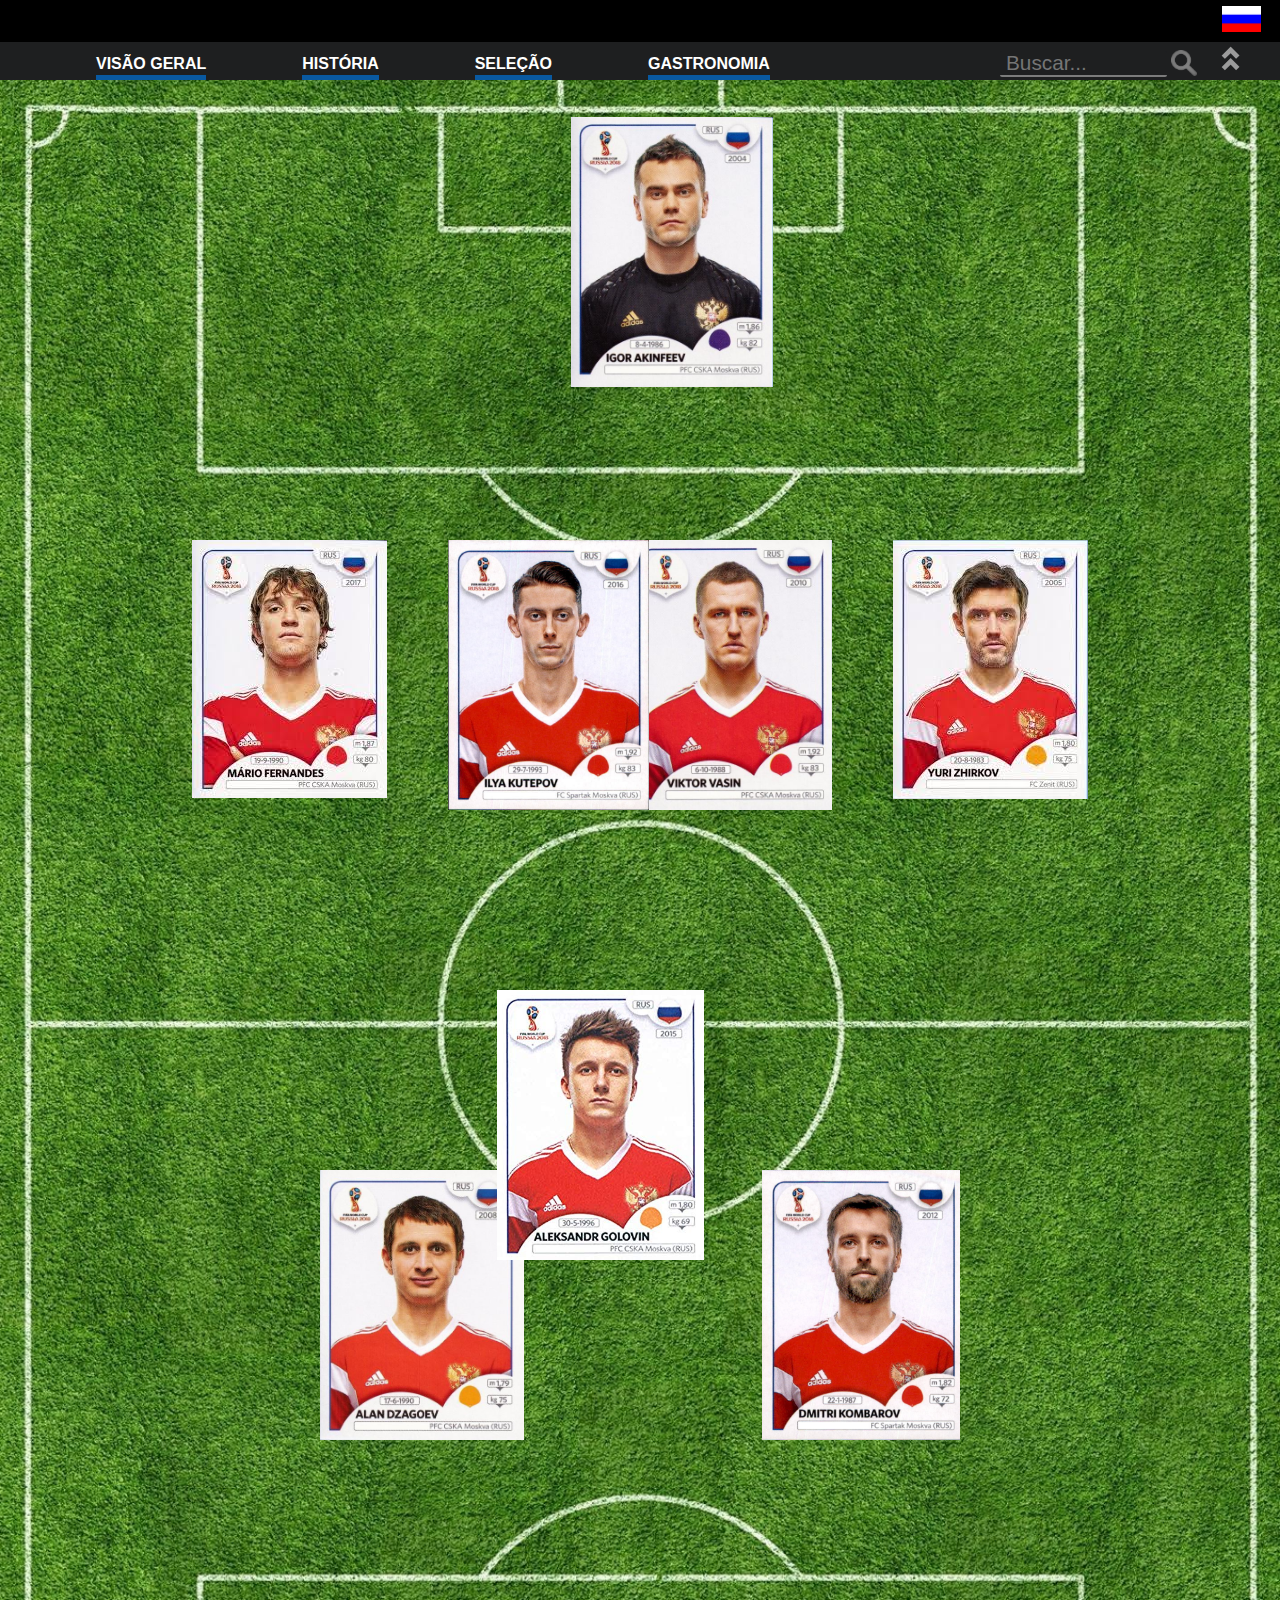
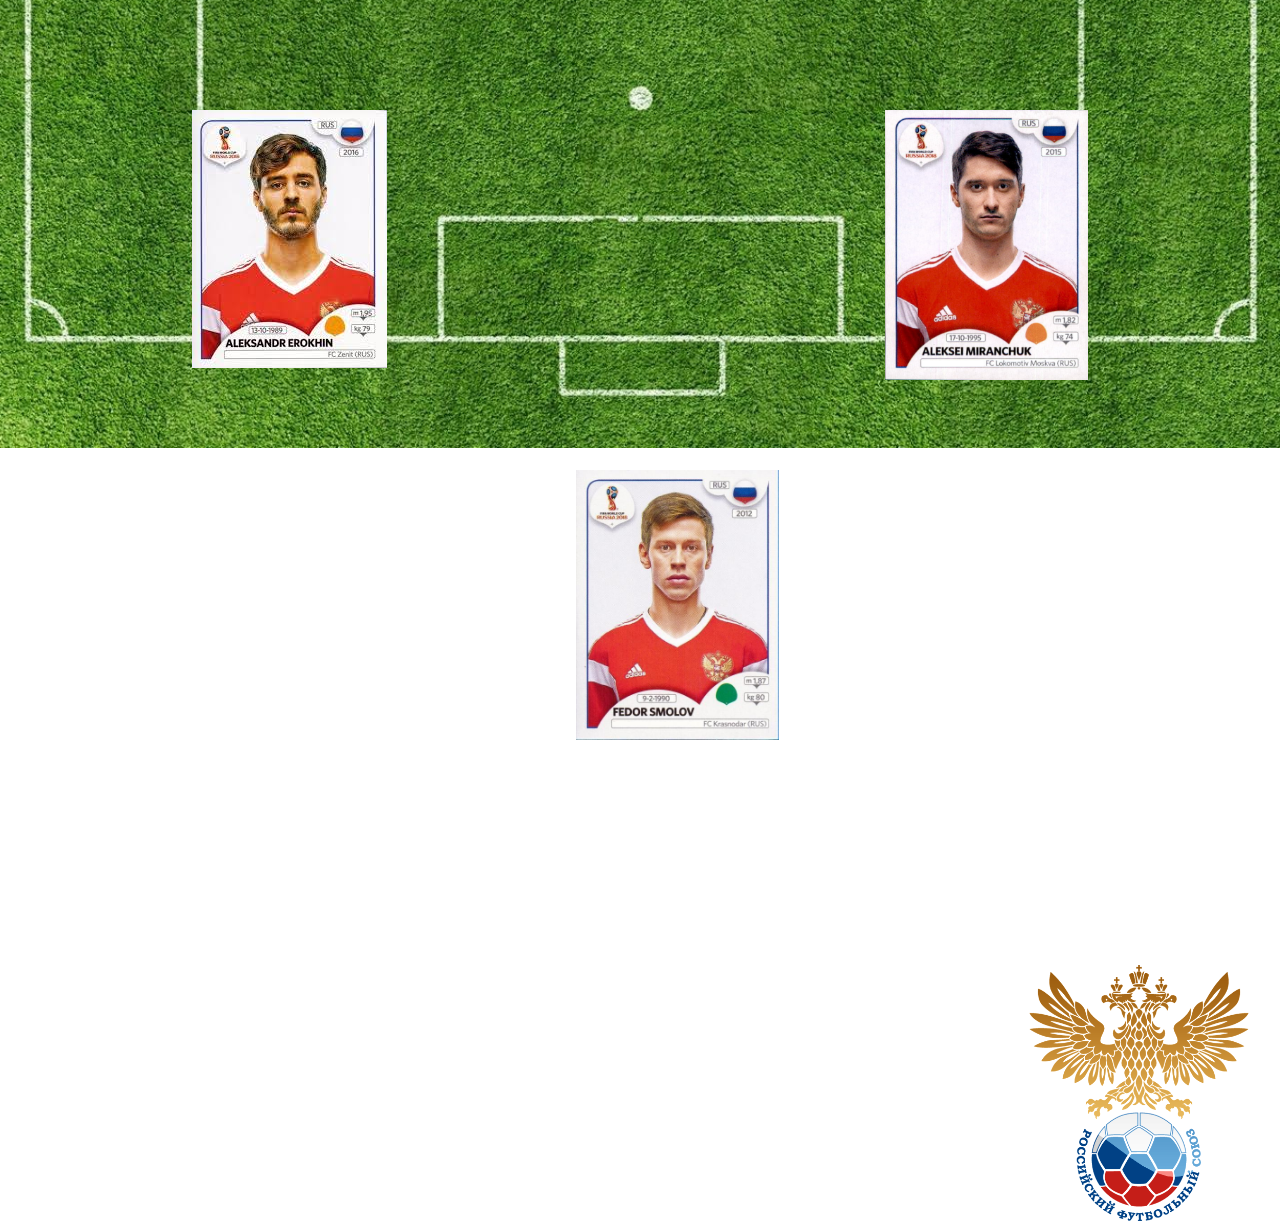
<file: selecao.html>
<!DOCTYPE HTML>
 <html lang="pt-br" xmlns="http://www.w3.org/1999/xhtml">
<head>
    <meta charset="utf-8"/>
    <title>Russia</title>
    <link rel="stylesheet" href="./css/index.css" type="text/css"/>
	<link rel="shortcut icon" href="./img/russian.ico" type="image/x-icon"/>
</head>
<body class="campo">
	 <header>
		<nav>
			 <div id="barra_fixa">
				<div id="barra_topo">
					<img src="./img/russia.png">
				</div>
				<div id="menu_topo">
					<ul>
						<li><a href="index.html" class="links" id="ativo">VISÃO GERAL</a></li>
						<li><a href="historia.html" class="links" id="ativo">HISTÓRIA</a></li>
						<li><a href="selecao.html" class="links" id="ativo">SELEÇÃO</a></li>
						<li><a href="gastronomia.html" class="links" id="ativo">GASTRONOMIA</a></li>
							<div id="pesquisar">
								<input type="search" id="texto" placeholder=" Buscar..." list="historico">
								<button type="submit" id="botao"><img src="img/lupa.png" id="botao_imagem"> </button>
							
								<datalist id="historico">
									<option value="Copa"> </option>
									<option value="Praça vermelha"> </option>
									<option value="Jogos"> </option>
									<option value="Horizon Zero dawn"> </option>
									<option value="Uncharted"> </option>
									<option value="DualShock"> </option>
									<option value="The Last of Us"> </option>
								</datalist>
							</div>
						</li>
						<li><a href="#topo"><img src="./img/to-top_br.png" id="ir_topo" height=30></a> </li>
					</ul>
				</div>
			</div>
		<a name="topo"></a>
			<div id="goleiro">
				<img src="./img/jogadores/igor.jpg">
			</div>
			<div class="zagueiro">
				<div id="lateralEsquerdo">
				<img src="./img/jogadores/fernandes.jfif">
			</div>
			<div class="zagueiro">
				<div id="lateralDireito">
				<img src="./img/jogadores/zhirkov.jfif">
			</div>
			<div class="zagueiro">
				<div id="zagueiro1">
				<img src="./img/jogadores/vasin.jpg">
			</div>
			<div class="zagueiro">
				<div id="zagueiro2">
				<img src="./img/jogadores/kutepov.jpg">
				</div>
			</div>
			<div class="meio">
				<div id="volante1">
					<img src="./img/jogadores/alan.jpg">
				</div>
			</div>
			
			<div class="meio">
				<div id="volante2">
					<img src="./img/jogadores/golovin.jpg">
				</div>
			</div>
			<div class="meio">
				<div id="volante3">
					<img src="./img/jogadores/kombarov.jpg">
				</div>
			</div>
			<div class="meioAtaque">
				<div id="meia1">
					<img src="./img/jogadores/aleksandr.jfif">
				</div>
			</div>

			<div class="meioAtaque">
				<div id="meia2">
					<img src="./img/jogadores/aleksei.jpg">
				</div>
			</div>		
			<div class="Ataque">
					<img src="./img/jogadores/smalov.jpg">
			</div>
			<div class="escudo">
					<img src="./img/jogadores/escudo.png">
			</div>			

	<section>
	    <article>
	        </header>
</body>
</html>
</file>
<file: css/gastronomia.css>
/*Gastronomia*/
h1{
	text-align: center;
	font-family: 'Lobster', cursive;
	font-size: 60px;
	color:#6b4406;
}
h2{
	text-align: center;
	font-family: 'Lobster', cursive;
	font-size: 45px;
	color:#6b4406;
}
.imagens{
	text-align: center
	width: 75%;
	height: 75%;
	-webkit-filter:grayscale(0%);
}
.imagens:hover{
    -webkit-filter:grayscale(60%);
    transition: 1s;
}
.titulo{
	text-align: right;
	color:#9b640a;
	font-size: 40px;
	font-style: italic;
	font-weight: bold;
	font-family: 'Encode Sans Condensed', sans-serif;
	margin:0;
	padding: 0;
	border:0;
}
.texto{
	font-family: 'PT Serif', serif;
	text-align: right;
	color:#845013;
}
.link{
	font-family: 'Arimo', sans-serif;
	text-align: right;
	font-size: 12px;
	color:#841313;
	font-weight: bold;
}
table{
	width: 100%;
}
body{
	background-color: #f2c776;
}
.corpo{
	margin: 1%;
}
</file>
<file: css/index.css>
/*Atributos Gerais*/
*{
    padding: 0px;
    margin: 0px;
}
/*Atributos primeira barra*/
#barra_fixa{
    width: 100%;
    float:left;
    position: fixed;
    z-index: 999;
}
#barra_topo{
    width: 100%;
    padding-top: 0.5%;
    padding-bottom: 0.5%;
    background-color: #000;
}
#barra_topo img{
width: 3%;  
margin-left: 95.5%
}
/*Atributos do menu com os links*/
#menu_topo{
    float: left;
    width: 100%;
    background-color: #1E1F20;
}
#menu_topo ul{
    list-style-type: none;
}
/*Atributos imagem para voltar ao topo*/
#ir_topo{
    margin-left: 35%;
    margin-top: 0.1%
}
#texto{
    position: absolute;
    margin-left: 18%;
    margin-top: 0.7%;
    width: 13%;
    float: left;
    font-family: Arial, sans-serif;
    background-color: #1e1f20;
    border-radius: 2px;
    font-size: 130%;
    border-style:none;
    border-bottom: solid 2px rgb(124,124,124);
}
#botao_imagem{
    width: 85%;
}
#botao{
    position: absolute;
    margin-left: 31.2%;
    margin-top: 0.6%;
    float: left;
    background-color: #1e1f20;
    width: 30px;
    height: 29px;
    border: 0;
    cursor:pointer;
}
/*Atributos para todos os links do menu*/
.links{
    float: left;
    display:inline-block;
    text-decoration: none;
    margin: 1% 0% 0% 7.5%;
    padding-bottom: 0.15%;
    
    font-weight: bold;
    font-family: arial, sans-serif;
    color: #809fa5;
}
/*O link da pagina ativa fica com atributos diferentes*/
#ativo{
    color: #FFF;
    border-bottom: solid 5px #0959a0;
}
/*Muda a cor quando passa o mouse em cima*/
.links:hover{
    color:#FFF;
}
/*Atributos do banner após o menu*/
#banner_topo img{
    width: 100%;
	height: 250px;
}
/*Atributos da introdução ao console*/
#intro{
    float: left;
    width: 100%;
    margin-top: 5%;
}

#intro img,#intro_escritas{
    float: left;
    display: inline-block;
}
#intro img{
    width: 20%;
    margin-top: 2%;
    margin-left: 5%;
}
#intro_escritas{
    font-family: arial, Helvetica, sans-serif;
    margin-left: 5%;
    margin-top:1.5%;
}
#intro_escritas h1{
    line-height: 40px;
    font-weight: normal;
    font-size: 33px%;
    color: #363636;
}
#intro_escritas p{
    margin-top: 30px;
    font-size: 16px;
    line-height: 22px;
    color: black;
}
#bakunin{
    float: left;
    width: 100%;
    margin-top: 4%;
    padding: 3.5% 0% 3.5% 0%;
    background-color: #01439a;
}
#link_bakunin{
    display: inline-block;
    margin-left: 38%;
}
#link_bakunin a{
    text-decoration: none;
    color: #FFF;
}
#link_bakunin h1{
    font-weight: normal;
    font-family: Georgia, serif;
    font-style: italic;
    font-size: 20px;
    line-height: 38px;
}
#link_bakunin p{
    padding-left: 32%;
    font-family: arial,sans-serif;
    font-size: 13px;
}
#pontos{
    float: left;
    width: 100%;
    background-color: rgba(31,32,33,0.1);
}
#pontos_turisticos{
    float: left;
    width: 100%;
    margin-top: 1%;
}
#pontos_turisticos h1{
    text-align: center;
    padding: 1% 0% 1% 0%;
    color: #1e1f20;
    font-family: Georgia;
    font-style: italic;
    font-weight: normal;
}
.banners{
    float: left;
    width: 50%;
	
}
.banners_hover{
    display: inline-block;
    position: relative;
    width: 100%;
}
.banners_hover img{
    width: 100%
}
#praca:hover::after{
    visibility: visible;
}
#praca::after {
    background: url(../img/praca2.jpg) no-repeat;
    background-size: 100%;
    background-color: rgba(0,0,0,0.4);
    background-position: 55% 55%;
    content: '';
    display: block;
    height: 100%;
    left: 0;
    position: absolute;
    top: 0;
    visibility: hidden;
    width: 100%
}
#peterholf:hover::after{
    visibility: visible;
}
#peterholf::after {
    background: url(../img/peter2.jpg) no-repeat;
    background-size: 100%;
    background-color: rgba(0,0,0,0.4);
    background-position: 55% 45%;
    content: '';
    display: block;
    height: 100%;
    left: 0;
    position: absolute;
    top: 0;
    visibility: hidden;
    width: 100%
}
#kremlin:hover::after{
    visibility: visible;
}
#kremlin::after {
    background: url(../img/kremlin2.jpg) no-repeat;
    background-size: 100%;
    background-color: rgba(0,0,0,0.4);
    background-position: 35% 55%;
    content: '';
    display: block;
    height: 100%;
    left: 0;
    position: absolute;
    top: 0;
    visibility: hidden;
    width: 100%;
}
#palacioInverno:hover::after{
    visibility: visible;
}
#palacioInverno::after {
    background: url(../img/palacio2.jpg) no-repeat;
    background-size: 112%;
    background-color: rgba(0,0,0,0.4);
    background-position: 50% 55%;
    content: '';
    display: block;
    height: 100%;
    left: 0;
    position: absolute;
    top: 0;
    visibility: hidden;
    width: 100%;
}
/*ESTILO PARA A PAGINA DA SELEÇÃO*/
.campo{
	background: url(../img/campo.jpg) no-repeat ;
	background-size: cover; /*especifica o tamanho das imagens de fundo*/
}
#goleiro img{
	position:absolute;
	top:13%;
	left:44.6%;
	max-width:20%;
	max-height:30%;
}
.zagueiro img{
	max-width:20%;
	max-height:30%;
	position: absolute; 
	top: 60%;
}
#lateralEsquerdo img{ 
	top: 60%;
	left: 15%;
	
}	
#lateralDireito img{
	top: 60%;
	right: 15%;
}
#zagueiro1 img{
	top: 60%;
	right: 35%;
}
#zagueiro2 img{
	top: 60%;
	left: 35%;
}
.meio img{
	max-width:20%;
	max-height:30%;
	position: absolute; 

}
#volante1 img{
	top: 130%;
	left: 25%;
}
#volante2 img{
	top: 110%;
	right: 45%;
}
#volante3 img{
	top: 130%;
	right: 25%;
}
.meioAtaque img{
	max-width:20%;
	max-height:30%;
	position: absolute; 
	top: 190%;
}
#meia1 img{
	left: 15%;
}
#meia2 img{
	right: 15%;
}
.Ataque img{
	max-width:20%;
	max-height:30%;
	position: absolute; 
	top: 230%;
	left: 45%;
}
.escudo img{	
	max-width:20%;
	max-height:30%;
	position: absolute; 
	top: 285%;
	right: 1%;
}

/*Rodapes*/

#contato{
    margin-top: 2%;
    float: left;
    width: 100%;
}
#contato h1,h2{
    text-align: center;
}
#contato h2{
    font-family: georgia, serif;
    font-style: italic;
    color: #01439a;
    margin-top: 35px;
}
#contato h1{
    font-family: Arial, sans-serif;
    color:#1e1f20;
}
#contatogeral img{
    height: 50px;
    width:50px;
}
#contato1{
    float: left;
    width: 100%;
    margin-top: 4%;
}
.contatoE h1{
    font-family: Arial,sans-serif;
    font-size: 16px;
    line-height: 19px;
    margin-top: 3%;
}
.contatoE p{
    font-family: Arial,sans-serif;
    font-size: 14px;
    line-height: 19px;
    margin-top: 4%;
}
.contatoE p,.contatoE h1{
    margin-left: 10%;
}
.lugaresMundo{
    float: left;
    margin-left: 2%;
    height: 15%;
    width: 17%;
    background-color: rgba(36,36,36,0.03)
}
.lugaresMundo img{
    margin-top: 2%;
    margin-left: 35%;
    height: 60%;
    width:30%;
}
#tokyo{
    margin-left: 22%;
}
.contatoE{
    color: #363636;
    text-decoration: none;
    width: 250px;
}
.contatoE,.lugaresMundo img{
    display: inline-block;
    float: left;
}
#contato2{
    float: left;
    width:100%;
    margin-top: 2%;
}
#blog{
    margin-left: 22%;
}
#rodape{
    float: left;
    width: 100%;
    height: 100px;
    background: url(img/fundovermelho.png) no-repeat;
    background-size: 100%;
	color:red;
}
#rodape p,#botao_voltar p,#botao_voltar img{
    float: left;
}
#rodape p{
    margin-top: 1%;
    margin-left: 1%
}
#botao_voltar{
    margin-top: 0.5%;
}
#botao_voltar{
    margin-left: 90%;
}
#rodape p{
    color:#8fd5fd;
}
#botao_voltar p{
    margin-top: 4%;
    margin-right: 1%;
    color: rgba(255,255,255,0.8);
    font-weight: bold;
}
#botao_voltar img{
    
}
</file>
<file: css/historia.css>
*{
    padding: 0px;
    margin: 0px;
}
#barra_fixa{
    width: 100%;
    float:left;
    position: fixed;
    z-index: 999;
}
#barra_topo{
    width: 100%;
    padding-top: 0.5%;
    padding-bottom: 0.5%;
    background-color: #000;
}
#barra_topo img{
width: 3%;  
margin-left: 95.5%
}
#menu_topo{
    float: left;
    width: 100%;
    background-color: #1E1F20;
}
#menu_topo ul{
    list-style-type: none;
}
#ir_topo{
    margin-left: 35%;
    margin-top: 0.1%
}
#texto{
    position: absolute;
    margin-left: 18%;
    margin-top: 0.7%;
    width: 13%;
    float: left;
    font-family: Arial, sans-serif;
    background-color: #1e1f20;
    border-radius: 2px;
    font-size: 130%;
    border-style:none;
    border-bottom: solid 2px rgb(124,124,124);
}
#botao_imagem{
    width: 85%;
}
#botao{
    position: absolute;
    margin-left: 31.2%;
    margin-top: 0.6%;
    float: left;
    background-color: #1e1f20;
    width: 30px;
    height: 29px;
    border: 0;
    cursor:pointer;
}
.links{
    float: left;
    display:inline-block;
    text-decoration: none;
    margin: 1% 0% 0% 7.5%;
    padding-bottom: 0.15%;
    
    font-weight: bold;
    font-family: arial, sans-serif;
    color: #809fa5;
}
#ativo{
    color: #FFF;
    border-bottom: solid 5px #0959a0;
}
.links:hover{
    color:#FFF;
}
#color{
	background-color: #dddddd;
}	
#intro{
    float: left;
    width: 100%;
    margin-top: 5%;
	

}
#escrita h1{
	font-family: 'Roboto', sans-serif;
	font-size: 45px;
	margin-left: 5%;
    margin-top:5%;
	text-align: center;
}
#escrita h2{
	font-family: 'Roboto', sans-serif;
	margin-top:1.5%;
	margin-left:2.5%;
	
}
#escrita p{
	font-size: 16px;
    line-height: 22px;
	font-family: 'Encode Sans Condensed', sans-serif;
}
#escrita h3{
    line-height: 22px;
	font-family: 'Encode Sans Condensed', sans-serif;
	margin-top:1%;
	margin-left:2.5%;
}		
table{
	margin-top:1%;
	margin-right:2.5%;
	margin-left: 2%;
}
</file>
